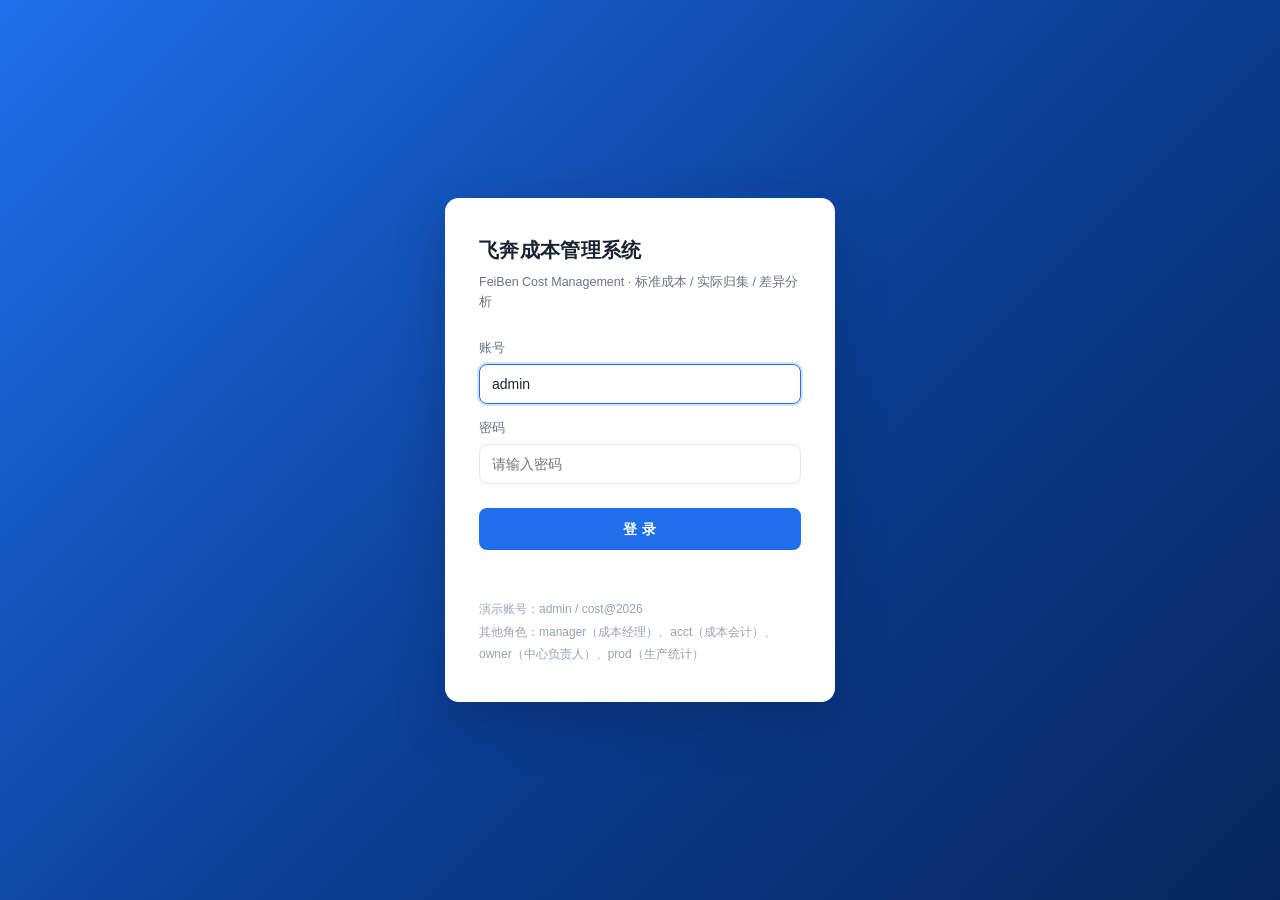
<file: frontend/index.html>
<!DOCTYPE html>
<html lang="zh-CN">
<head>
<meta charset="utf-8">
<meta name="viewport" content="width=device-width,initial-scale=1">
<title>飞奔成本管理系统</title>
<link rel="stylesheet" href="style.css">
</head>
<body>
<div class="layout">
  <aside class="side">
    <div class="logo">飞奔成本管理系统<small>FEIBEN COST v1.0</small></div>
    <nav id="nav"></nav>
  </aside>
  <div class="main">
    <header class="top">
      <h2 id="ptitle">成本驾驶舱</h2>
      <div class="peri">期间
        <select id="period"></select>
        <span id="pstate" class="tag gray">—</span>
      </div>
      <div class="who">
        <span id="who">—</span>
        <button class="out" id="logout">退出</button>
      </div>
    </header>
    <div class="body" id="view"></div>
  </div>
</div>
<div class="mask hide" id="mask"><div class="dlg" id="dlg"></div></div>
<div class="toast" id="toast"></div>
<script src="app.js"></script>
<script src="dashboard.js"></script>
<script src="master.js"></script>
<script src="cost.js"></script>
<script src="alloc.js"></script>
<script src="ana.js"></script>
<script src="sys.js"></script>
<script>App.start();</script>
</body>
</html>
</file>
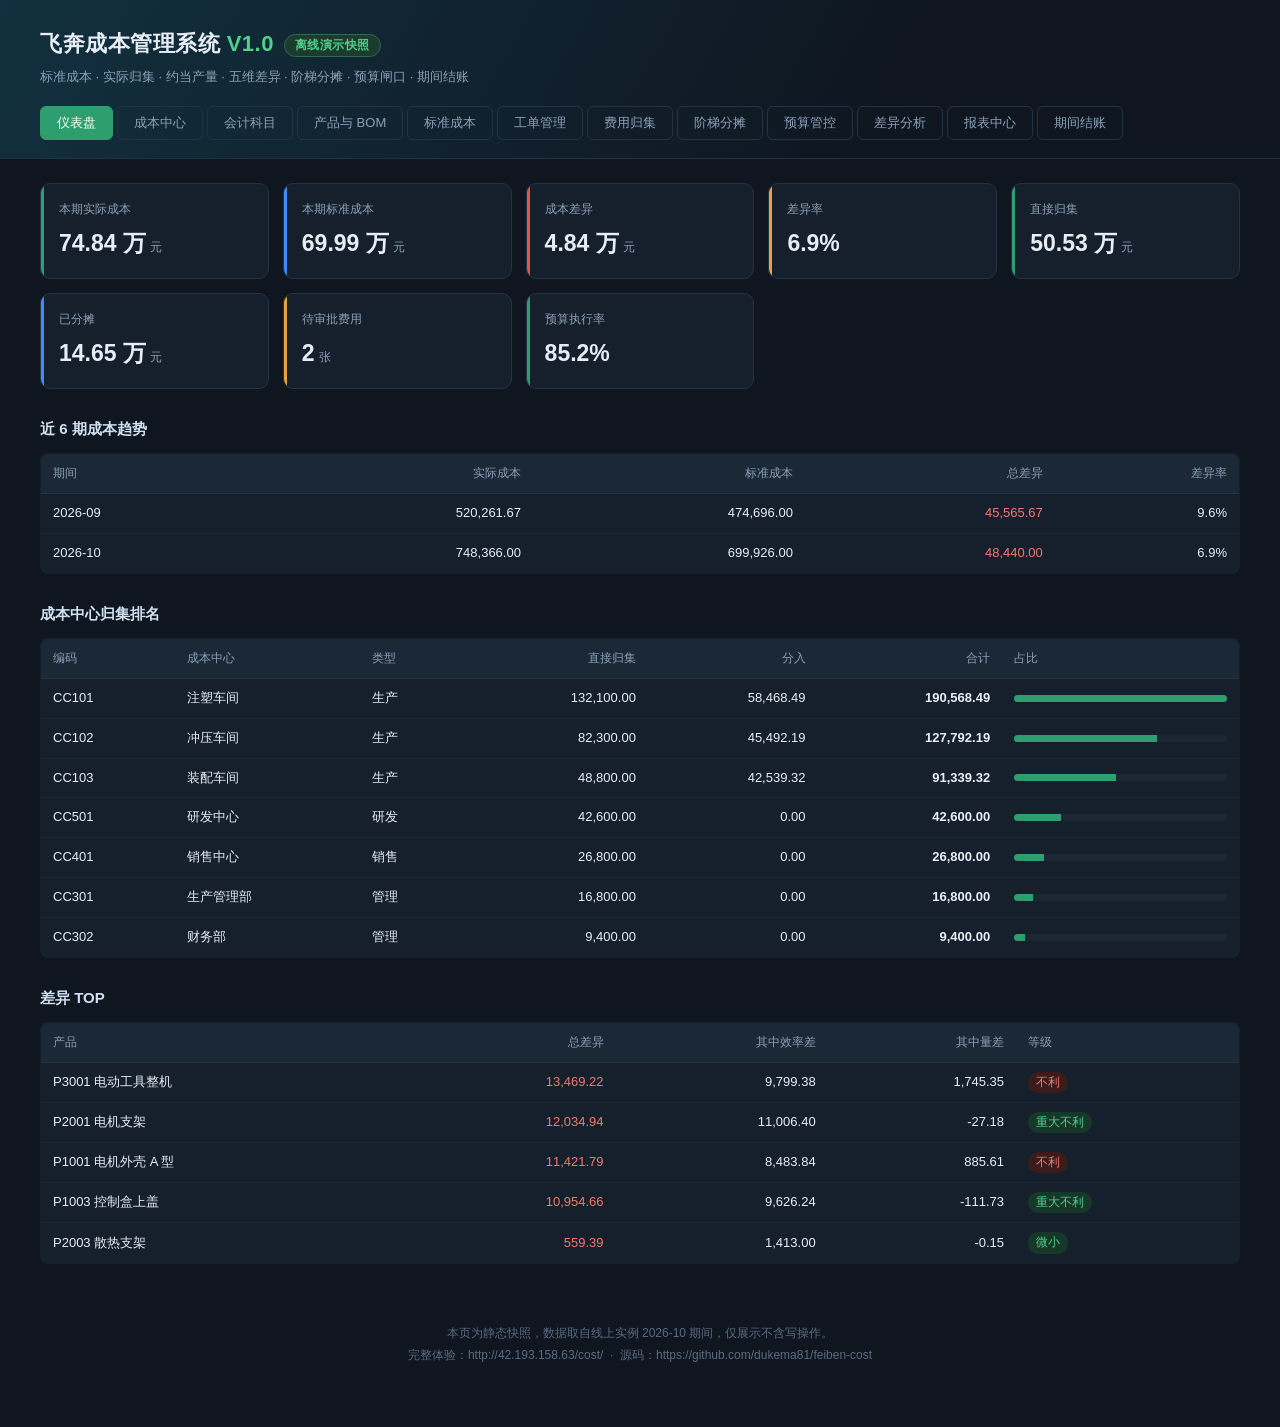
<file: demo/feiben-cost-demo.html>
<!DOCTYPE html>
<html lang="zh-CN">
<head>
<meta charset="UTF-8">
<meta name="viewport" content="width=device-width, initial-scale=1">
<title>飞奔成本管理系统 · 离线演示</title>
<style>
:root{--bg:#0f1620;--panel:#16202c;--line:#243343;--tx:#e6edf5;--sub:#8ba0b8;--acc:#2f9e6e;--warn:#e6a23c;--bad:#e0544b;--blu:#3d8bfd}
*{box-sizing:border-box;margin:0;padding:0}
body{background:var(--bg);color:var(--tx);font:14px/1.6 -apple-system,"PingFang SC","Microsoft YaHei",sans-serif;padding:0 0 60px}
header{background:linear-gradient(120deg,#12303f,#0f1620 70%);padding:26px 40px 0;border-bottom:1px solid var(--line)}
h1{font-size:22px;font-weight:600;letter-spacing:.5px}
h1 span.c{color:#4fd18b}
.sub{color:var(--sub);font-size:13px;margin-top:6px}
.badge{display:inline-block;background:#1d3a2e;color:#4fd18b;border:1px solid #2f6b4d;border-radius:20px;padding:1px 10px;font-size:12px;margin-left:10px;vertical-align:middle}
nav{display:flex;gap:4px;padding:18px 0;flex-wrap:wrap}
nav button{background:transparent;border:1px solid var(--line);color:var(--sub);padding:7px 16px;border-radius:6px;cursor:pointer;font-size:13px}
nav button.on{background:var(--acc);border-color:var(--acc);color:#fff}
main{padding:24px 40px;max-width:1440px}
.grid{display:grid;grid-template-columns:repeat(auto-fill,minmax(196px,1fr));gap:14px}
.card{background:var(--panel);border:1px solid var(--line);border-radius:10px;padding:16px 18px;position:relative;overflow:hidden}
.card::before{content:"";position:absolute;left:0;top:0;bottom:0;width:3px;background:var(--acc)}
.card.w::before{background:var(--warn)}.card.b::before{background:var(--bad)}.card.u::before{background:var(--blu)}
.k{color:var(--sub);font-size:12px}
.v{font-size:23px;font-weight:600;margin-top:6px;font-variant-numeric:tabular-nums}
.v small{font-size:12px;color:var(--sub);margin-left:4px;font-weight:400}
h2{font-size:15px;font-weight:600;margin:28px 0 12px;color:#cfe0f0}
table{width:100%;border-collapse:collapse;background:var(--panel);border:1px solid var(--line);border-radius:8px;overflow:hidden;font-size:13px}
th{background:#1b2836;color:var(--sub);font-weight:500;text-align:left;padding:10px 12px;border-bottom:1px solid var(--line);white-space:nowrap;font-size:12px}
td{padding:9px 12px;border-bottom:1px solid #1c2733;font-variant-numeric:tabular-nums;white-space:nowrap}
tr:last-child td{border-bottom:none}
tbody tr:hover{background:#1a2532}
.r{text-align:right}
.tag{display:inline-block;padding:1px 8px;border-radius:10px;font-size:12px}
.t-ok{background:#173728;color:#4fd18b}.t-w{background:#3a2e16;color:#e6a23c}
.t-b{background:#3a1d1b;color:#f0796f}.t-i{background:#182b42;color:#6aa9f5}
.bar{height:7px;background:#1c2733;border-radius:4px;overflow:hidden;min-width:90px}
.bar i{display:block;height:100%;background:var(--acc)}
.bar i.w{background:var(--warn)}.bar i.b{background:var(--bad)}
.pos{color:#4fd18b}.neg{color:#f0796f}
footer{color:#5a6b80;font-size:12px;padding:34px 40px 0;text-align:center;line-height:1.9}
.note{background:#1a2330;border-left:3px solid var(--blu);padding:12px 16px;border-radius:6px;color:#a8bccf;font-size:13px;margin-bottom:18px}
</style>
</head>
<body>
<header>
  <h1>飞奔成本管理系统 <span class="c">V1.0</span><span class="badge">离线演示快照</span></h1>
  <div class="sub">标准成本 · 实际归集 · 约当产量 · 五维差异 · 阶梯分摊 · 预算闸口 · 期间结账</div>
  <nav id="nav"></nav>
</header>
<main id="main"></main>
<footer>本页为静态快照，数据取自线上实例 2026-10 期间，仅展示不含写操作。<br>完整体验：http://42.193.158.63/cost/ &nbsp;·&nbsp; 源码：https://github.com/dukema81/feiben-cost</footer>
<script>
const D = {"board":{"kpi":{"period":"2026-10","periodStatus":"打开","centers":10,"products":8,"directCost":505300.0,"allocated":146500.0,"allocCheck":0.0,"stdTotal":699926.0,"actTotal":748366.0,"variance":48440.0,"varianceRate":0.0692,"pendingExpenses":2,"openOrders":3,"budget":{"amount":593000.0,"used":505300.0,"rate":0.8521,"level":"正常"}},"trend":[{"period":"2026-05","standard":0.0,"actual":0.0,"direct":0.0},{"period":"2026-06","standard":0.0,"actual":0.0,"direct":0.0},{"period":"2026-07","standard":0.0,"actual":0.0,"direct":0.0},{"period":"2026-08","standard":0.0,"actual":0.0,"direct":0.0},{"period":"2026-09","standard":474696.0,"actual":520261.67,"direct":384800.0},{"period":"2026-10","standard":699926.0,"actual":748366.0,"direct":505300.0}],"category":[{"name":"人工","amount":45000.0},{"name":"制造费用","amount":364700.0},{"name":"期间费用","amount":95600.0}],"centerTop":[{"code":"CC101","name":"注塑车间","amount":132100.0},{"code":"CC201","name":"动力辅助车间","amount":99600.0},{"code":"CC102","name":"冲压车间","amount":82300.0},{"code":"CC103","name":"装配车间","amount":48800.0},{"code":"CC501","name":"研发中心","amount":42600.0},{"code":"CC202","name":"设备维修组","amount":28100.0},{"code":"CC401","name":"销售中心","amount":26800.0},{"code":"CC203","name":"品质检验组","amount":18800.0}],"topVariance":[{"product":"P3001","variance":13469.22,"actTotal":233115.22},{"product":"P2001","variance":12034.94,"actTotal":111574.94},{"product":"P1001","variance":11421.79,"actTotal":267111.79},{"product":"P1003","variance":10954.66,"actTotal":77654.66},{"product":"P2003","variance":559.39,"actTotal":58909.39}]},"centers":{"list":[{"code":"CC201","name":"动力辅助车间","ctype":"辅助","parent":"","leader":"王工","laborRate":0.0,"ohRate":0.0,"allocOrder":1,"driver":"机器工时","driverQty":4200.0,"status":"启用","remark":"","directCost":99600.0,"allocIn":0.0,"allocOut":99600.0,"netCost":0.0,"orderCount":0},{"code":"CC202","name":"设备维修组","ctype":"辅助","parent":"","leader":"李强","laborRate":32.0,"ohRate":6.0,"allocOrder":2,"driver":"人工工时","driverQty":1600.0,"status":"启用","remark":"","directCost":28100.0,"allocIn":0.0,"allocOut":28100.0,"netCost":0.0,"orderCount":0},{"code":"CC203","name":"品质检验组","ctype":"辅助","parent":"","leader":"陈敏","laborRate":30.0,"ohRate":4.0,"allocOrder":3,"driver":"人工工时","driverQty":1200.0,"status":"启用","remark":"","directCost":18800.0,"allocIn":0.0,"allocOut":18800.0,"netCost":0.0,"orderCount":0},{"code":"CC101","name":"注塑车间","ctype":"生产","parent":"","leader":"赵勇","laborRate":38.0,"ohRate":26.0,"allocOrder":5,"driver":"机器工时","driverQty":9600.0,"status":"启用","remark":"","directCost":132100.0,"allocIn":58468.49,"allocOut":0.0,"netCost":190568.49,"orderCount":4},{"code":"CC102","name":"冲压车间","ctype":"生产","parent":"","leader":"孙磊","laborRate":36.0,"ohRate":24.0,"allocOrder":5,"driver":"机器工时","driverQty":7200.0,"status":"启用","remark":"","directCost":82300.0,"allocIn":45492.19,"allocOut":0.0,"netCost":127792.19,"orderCount":3},{"code":"CC103","name":"装配车间","ctype":"生产","parent":"","leader":"周洁","laborRate":34.0,"ohRate":20.0,"allocOrder":5,"driver":"人工工时","driverQty":5200.0,"status":"启用","remark":"","directCost":48800.0,"allocIn":42539.32,"allocOut":0.0,"netCost":91339.32,"orderCount":3},{"code":"CC301","name":"生产管理部","ctype":"管理","parent":"","leader":"吴涛","laborRate":42.0,"ohRate":0.0,"allocOrder":6,"driver":"人数","driverQty":24.0,"status":"启用","remark":"","directCost":16800.0,"allocIn":0.0,"allocOut":0.0,"netCost":16800.0,"orderCount":0},{"code":"CC302","name":"财务部","ctype":"管理","parent":"","leader":"郑霞","laborRate":45.0,"ohRate":0.0,"allocOrder":7,"driver":"人数","driverQty":9.0,"status":"启用","remark":"","directCost":9400.0,"allocIn":0.0,"allocOut":0.0,"netCost":9400.0,"orderCount":0},{"code":"CC401","name":"销售中心","ctype":"销售","parent":"","leader":"冯磊","laborRate":40.0,"ohRate":0.0,"allocOrder":8,"driver":"人数","driverQty":14.0,"status":"启用","remark":"","directCost":26800.0,"allocIn":0.0,"allocOut":0.0,"netCost":26800.0,"orderCount":0},{"code":"CC501","name":"研发中心","ctype":"研发","parent":"","leader":"许工","laborRate":46.0,"ohRate":8.0,"allocOrder":8,"driver":"人工工时","driverQty":2200.0,"status":"启用","remark":"","directCost":42600.0,"allocIn":0.0,"allocOut":0.0,"netCost":42600.0,"orderCount":0}],"period":"2026-10","types":["生产","辅助","管理","销售","研发"],"drivers":["人工工时","机器工时","面积","人数","直接成本","用量"]},"subjects":{"list":[{"code":"S1001","name":"直接材料","category":"材料","gather":"直接","enabled":true,"remark":""},{"code":"S1002","name":"辅助材料","category":"材料","gather":"间接","enabled":true,"remark":""},{"code":"S1003","name":"外购件","category":"材料","gather":"直接","enabled":true,"remark":""},{"code":"S2001","name":"直接人工","category":"人工","gather":"直接","enabled":true,"remark":""},{"code":"S2002","name":"加班工资","category":"人工","gather":"间接","enabled":true,"remark":""},{"code":"S2003","name":"社保公积金","category":"人工","gather":"间接","enabled":true,"remark":""},{"code":"S3001","name":"电费","category":"制造费用","gather":"间接","enabled":true,"remark":""},{"code":"S3002","name":"水费","category":"制造费用","gather":"间接","enabled":true,"remark":""},{"code":"S3003","name":"设备折旧","category":"制造费用","gather":"间接","enabled":true,"remark":""},{"code":"S3004","name":"维修费","category":"制造费用","gather":"间接","enabled":true,"remark":""},{"code":"S3005","name":"低值易耗品","category":"制造费用","gather":"间接","enabled":true,"remark":""},{"code":"S4001","name":"办公费","category":"期间费用","gather":"间接","enabled":true,"remark":""},{"code":"S4002","name":"差旅费","category":"期间费用","gather":"间接","enabled":true,"remark":""},{"code":"S4003","name":"业务招待费","category":"期间费用","gather":"间接","enabled":true,"remark":""},{"code":"S4004","name":"研发材料费","category":"期间费用","gather":"间接","enabled":true,"remark":""}],"categories":["材料","人工","制造费用","期间费用"]},"products":{"list":[{"code":"P1001","name":"电机外壳 A 型","spec":"180×120×90","unit":"件","stdHours":0.35,"center":"CC101","centerName":"注塑车间","listPrice":28.0,"status":"在产","remark":"","bomCount":3,"stdUnitCost":28.41,"stdMat":6.01,"stdLabor":13.3,"stdOh":9.1},{"code":"P1002","name":"齿轮箱盖","spec":"150×150×40","unit":"件","stdHours":0.28,"center":"CC101","centerName":"注塑车间","listPrice":22.0,"status":"在产","remark":"","bomCount":2,"stdUnitCost":22.21,"stdMat":4.29,"stdLabor":10.64,"stdOh":7.28},{"code":"P1003","name":"控制盒上盖","spec":"120×80×30","unit":"件","stdHours":0.31,"center":"CC101","centerName":"注塑车间","listPrice":25.0,"status":"在产","remark":"","bomCount":2,"stdUnitCost":26.68,"stdMat":6.84,"stdLabor":11.78,"stdOh":8.06},{"code":"P2001","name":"电机支架","spec":"1.2mm 冷轧","unit":"件","stdHours":0.22,"center":"CC102","centerName":"冲压车间","listPrice":15.0,"status":"在产","remark":"","bomCount":2,"stdUnitCost":16.59,"stdMat":3.39,"stdLabor":7.92,"stdOh":5.28},{"code":"P2002","name":"电机端盖","spec":"0.8mm 不锈钢","unit":"件","stdHours":0.18,"center":"CC102","centerName":"冲压车间","listPrice":12.0,"status":"在产","remark":"","bomCount":2,"stdUnitCost":22.98,"stdMat":12.18,"stdLabor":6.48,"stdOh":4.32},{"code":"P2003","name":"散热支架","spec":"6063 铝型材","unit":"件","stdHours":0.2,"center":"CC102","centerName":"冲压车间","listPrice":16.5,"status":"在产","remark":"","bomCount":1,"stdUnitCost":19.45,"stdMat":7.45,"stdLabor":7.2,"stdOh":4.8},{"code":"P3001","name":"电动工具整机","spec":"24V 无刷","unit":"台","stdHours":1.2,"center":"CC103","centerName":"装配车间","listPrice":320.0,"status":"在产","remark":"","bomCount":5,"stdUnitCost":156.89,"stdMat":92.09,"stdLabor":40.8,"stdOh":24.0},{"code":"P3002","name":"家用风扇整机","spec":"16 寸","unit":"台","stdHours":0.9,"center":"CC103","centerName":"装配车间","listPrice":210.0,"status":"在产","remark":"","bomCount":4,"stdUnitCost":137.26,"stdMat":88.66,"stdLabor":30.6,"stdOh":18.0}],"period":"2026-10"},"std":{"list":[{"period":"2026-10","product":"P1001","productName":"电机外壳 A 型","unit":"件","version":1,"matCost":6.01,"laborCost":13.3,"ohCost":9.1,"unitCost":28.41,"status":"已发布","calcAt":"2026-10-22 10:39:34"},{"period":"2026-10","product":"P1002","productName":"齿轮箱盖","unit":"件","version":1,"matCost":4.29,"laborCost":10.64,"ohCost":7.28,"unitCost":22.21,"status":"已发布","calcAt":"2026-10-22 10:39:34"},{"period":"2026-10","product":"P1003","productName":"控制盒上盖","unit":"件","version":1,"matCost":6.84,"laborCost":11.78,"ohCost":8.06,"unitCost":26.68,"status":"已发布","calcAt":"2026-10-22 10:39:34"},{"period":"2026-10","product":"P2001","productName":"电机支架","unit":"件","version":1,"matCost":3.39,"laborCost":7.92,"ohCost":5.28,"unitCost":16.59,"status":"已发布","calcAt":"2026-10-22 10:39:34"},{"period":"2026-10","product":"P2002","productName":"电机端盖","unit":"件","version":1,"matCost":12.18,"laborCost":6.48,"ohCost":4.32,"unitCost":22.98,"status":"已发布","calcAt":"2026-10-22 10:39:34"},{"period":"2026-10","product":"P2003","productName":"散热支架","unit":"件","version":1,"matCost":7.45,"laborCost":7.2,"ohCost":4.8,"unitCost":19.45,"status":"已发布","calcAt":"2026-10-22 10:39:34"},{"period":"2026-10","product":"P3001","productName":"电动工具整机","unit":"台","version":1,"matCost":92.09,"laborCost":40.8,"ohCost":24.0,"unitCost":156.89,"status":"已发布","calcAt":"2026-10-22 10:39:34"},{"period":"2026-10","product":"P3002","productName":"家用风扇整机","unit":"台","version":1,"matCost":88.66,"laborCost":30.6,"ohCost":18.0,"unitCost":137.26,"status":"已发布","calcAt":"2026-10-22 10:39:34"}],"period":"2026-10"},"orders":{"list":[{"no":"WO202610-0010","product":"P3001","productName":"电动工具整机","unit":"台","period":"2026-10","center":"CC103","centerName":"装配车间","qtyPlan":600.0,"qtyDone":600.0,"wipQty":0.0,"wipRate":1.0,"status":"已完工","startDate":"2026-10-02","endDate":"2026-10-28","mat":58671.47,"labor":25579.28,"oh":14811.4,"total":99062.15,"unitCost":165.1036,"equivQty":600.0,"finishedCost":99062.15,"wipCost":0.0,"calcAt":"2026-10-22 10:39:34","remark":""},{"no":"WO202610-0009","product":"P3002","productName":"家用风扇整机","unit":"台","period":"2026-10","center":"CC103","centerName":"装配车间","qtyPlan":1200.0,"qtyDone":1100.0,"wipQty":100.0,"wipRate":0.7,"status":"在生产","startDate":"2026-10-02","endDate":"","mat":106893.27,"labor":43780.66,"oh":25089.2,"total":175763.13,"unitCost":150.2249,"equivQty":1170.0,"finishedCost":165247.39,"wipCost":10515.74,"calcAt":"2026-10-22 10:39:34","remark":""},{"no":"WO202610-0008","product":"P3001","productName":"电动工具整机","unit":"台","period":"2026-10","center":"CC103","centerName":"装配车间","qtyPlan":800.0,"qtyDone":800.0,"wipQty":0.0,"wipRate":1.0,"status":"已完工","startDate":"2026-10-02","endDate":"2026-10-28","mat":72706.21,"labor":38928.86,"oh":22418.0,"total":134053.07,"unitCost":167.5663,"equivQty":800.0,"finishedCost":134053.07,"wipCost":0.0,"calcAt":"2026-10-22 10:39:34","remark":""},{"no":"WO202610-0007","product":"P2003","productName":"散热支架","unit":"件","period":"2026-10","center":"CC102","centerName":"冲压车间","qtyPlan":3000.0,"qtyDone":3000.0,"wipQty":0.0,"wipRate":1.0,"status":"已完工","startDate":"2026-10-02","endDate":"2026-10-28","mat":21795.69,"labor":22148.5,"oh":14965.2,"total":58909.39,"unitCost":19.6365,"equivQty":3000.0,"finishedCost":58909.39,"wipCost":0.0,"calcAt":"2026-10-22 10:39:34","remark":""},{"no":"WO202610-0006","product":"P2002","productName":"电机端盖","unit":"件","period":"2026-10","center":"CC102","centerName":"冲压车间","qtyPlan":4000.0,"qtyDone":3500.0,"wipQty":500.0,"wipRate":0.5,"status":"在生产","startDate":"2026-10-02","endDate":"","mat":48790.52,"labor":32027.55,"oh":20437.68,"total":101255.75,"unitCost":27.0015,"equivQty":3750.0,"finishedCost":94505.37,"wipCost":6750.38,"calcAt":"2026-10-22 10:39:34","remark":""},{"no":"WO202610-0005","product":"P2001","productName":"电机支架","unit":"件","period":"2026-10","center":"CC102","centerName":"冲压车间","qtyPlan":6000.0,"qtyDone":6000.0,"wipQty":0.0,"wipRate":1.0,"status":"已完工","startDate":"2026-10-02","endDate":"2026-10-28","mat":20872.41,"labor":54619.97,"oh":36082.56,"total":111574.94,"unitCost":18.5958,"equivQty":6000.0,"finishedCost":111574.94,"wipCost":0.0,"calcAt":"2026-10-22 10:39:34","remark":""},{"no":"WO202610-0004","product":"P1003","productName":"控制盒上盖","unit":"件","period":"2026-10","center":"CC101","centerName":"注塑车间","qtyPlan":2500.0,"qtyDone":2500.0,"wipQty":0.0,"wipRate":1.0,"status":"已完工","startDate":"2026-10-02","endDate":"2026-10-28","mat":17743.61,"labor":35850.39,"oh":24060.66,"total":77654.66,"unitCost":31.0619,"equivQty":2500.0,"finishedCost":77654.66,"wipCost":0.0,"calcAt":"2026-10-22 10:39:34","remark":""},{"no":"WO202610-0003","product":"P1002","productName":"齿轮箱盖","unit":"件","period":"2026-10","center":"CC101","centerName":"注塑车间","qtyPlan":3000.0,"qtyDone":2600.0,"wipQty":400.0,"wipRate":0.6,"status":"在生产","startDate":"2026-10-02","endDate":"","mat":13067.03,"labor":33717.41,"oh":22973.08,"total":69757.52,"unitCost":24.5625,"equivQty":2840.0,"finishedCost":63862.52,"wipCost":5895.0,"calcAt":"2026-10-22 10:39:34","remark":""},{"no":"WO202610-0002","product":"P1001","productName":"电机外壳 A 型","unit":"件","period":"2026-10","center":"CC101","centerName":"注塑车间","qtyPlan":4000.0,"qtyDone":4000.0,"wipQty":0.0,"wipRate":1.0,"status":"已完工","startDate":"2026-10-02","endDate":"2026-10-28","mat":23750.66,"labor":55937.56,"oh":38639.12,"total":118327.34,"unitCost":29.5818,"equivQty":4000.0,"finishedCost":118327.34,"wipCost":0.0,"calcAt":"2026-10-22 10:39:34","remark":""},{"no":"WO202610-0001","product":"P1001","productName":"电机外壳 A 型","unit":"件","period":"2026-10","center":"CC101","centerName":"注塑车间","qtyPlan":5000.0,"qtyDone":5000.0,"wipQty":0.0,"wipRate":1.0,"status":"已完工","startDate":"2026-10-02","endDate":"2026-10-28","mat":31225.42,"labor":70851.59,"oh":46707.44,"total":148784.45,"unitCost":29.7569,"equivQty":5000.0,"finishedCost":148784.45,"wipCost":0.0,"calcAt":"2026-10-22 10:39:34","remark":""}],"states":["草稿","在生产","已完工","已关闭"]},"expenses":{"list":[{"no":"EXP202610-0020","period":"2026-10","center":"CC101","centerName":"注塑车间","subject":"S3004","subjectName":"维修费","category":"制造费用","amount":4200.0,"source":"报销","docRef":"","summary":"注塑机螺杆维修","status":"草稿","applicant":"acct","approver":"","decidedAt":"","createdAt":"2026-10-22 10:39:34"},{"no":"EXP202610-0019","period":"2026-10","center":"CC501","centerName":"研发中心","subject":"S4001","subjectName":"办公费","category":"期间费用","amount":7200.0,"source":"报销","docRef":"","summary":"研发部办公费","status":"草稿","applicant":"acct","approver":"","decidedAt":"","createdAt":"2026-10-22 10:39:34"},{"no":"EXP202610-0018","period":"2026-10","center":"CC501","centerName":"研发中心","subject":"S4004","subjectName":"研发材料费","category":"期间费用","amount":42600.0,"source":"采购","docRef":"","summary":"新品试制材料","status":"已批准","applicant":"acct","approver":"manager","decidedAt":"2026-10-22 10:39:34","createdAt":"2026-10-22 10:39:34"},{"no":"EXP202610-0017","period":"2026-10","center":"CC401","centerName":"销售中心","subject":"S4002","subjectName":"差旅费","category":"期间费用","amount":18500.0,"source":"报销","docRef":"","summary":"销售出差","status":"待审批","applicant":"acct","approver":"","decidedAt":"","createdAt":"2026-10-22 10:39:34"},{"no":"EXP202610-0016","period":"2026-10","center":"CC401","centerName":"销售中心","subject":"S4003","subjectName":"业务招待费","category":"期间费用","amount":26800.0,"source":"报销","docRef":"","summary":"客户招待","status":"已批准","applicant":"acct","approver":"manager","decidedAt":"2026-10-22 10:39:34","createdAt":"2026-10-22 10:39:34"},{"no":"EXP202610-0015","period":"2026-10","center":"CC302","centerName":"财务部","subject":"S4001","subjectName":"办公费","category":"期间费用","amount":9400.0,"source":"报销","docRef":"","summary":"财务部办公费","status":"已批准","applicant":"acct","approver":"manager","decidedAt":"2026-10-22 10:39:34","createdAt":"2026-10-22 10:39:34"},{"no":"EXP202610-0014","period":"2026-10","center":"CC301","centerName":"生产管理部","subject":"S4002","subjectName":"差旅费","category":"期间费用","amount":12600.0,"source":"报销","docRef":"","summary":"车间主任出差","status":"待审批","applicant":"acct","approver":"","decidedAt":"","createdAt":"2026-10-22 10:39:34"},{"no":"EXP202610-0013","period":"2026-10","center":"CC301","centerName":"生产管理部","subject":"S4001","subjectName":"办公费","category":"期间费用","amount":16800.0,"source":"报销","docRef":"","summary":"生产管理部办公费","status":"已批准","applicant":"acct","approver":"manager","decidedAt":"2026-10-22 10:39:34","createdAt":"2026-10-22 10:39:34"},{"no":"EXP202610-0012","period":"2026-10","center":"CC203","centerName":"品质检验组","subject":"S2002","subjectName":"加班工资","category":"人工","amount":8600.0,"source":"工资","docRef":"","summary":"检验加班","status":"已批准","applicant":"acct","approver":"manager","decidedAt":"2026-10-22 10:39:34","createdAt":"2026-10-22 10:39:34"},{"no":"EXP202610-0011","period":"2026-10","center":"CC203","centerName":"品质检验组","subject":"S3005","subjectName":"低值易耗品","category":"制造费用","amount":10200.0,"source":"采购","docRef":"","summary":"检具耗材","status":"已批准","applicant":"acct","approver":"manager","decidedAt":"2026-10-22 10:39:34","createdAt":"2026-10-22 10:39:34"},{"no":"EXP202610-0010","period":"2026-10","center":"CC202","centerName":"设备维修组","subject":"S3005","subjectName":"低值易耗品","category":"制造费用","amount":6800.0,"source":"采购","docRef":"","summary":"维修班工具","status":"已批准","applicant":"acct","approver":"manager","decidedAt":"2026-10-22 10:39:34","createdAt":"2026-10-22 10:39:34"},{"no":"EXP202610-0009","period":"2026-10","center":"CC202","centerName":"设备维修组","subject":"S3004","subjectName":"维修费","category":"制造费用","amount":21300.0,"source":"报销","docRef":"","summary":"空压机大修","status":"已批准","applicant":"acct","approver":"manager","decidedAt":"2026-10-22 10:39:34","createdAt":"2026-10-22 10:39:34"},{"no":"EXP202610-0008","period":"2026-10","center":"CC201","centerName":"动力辅助车间","subject":"S3002","subjectName":"水费","category":"制造费用","amount":18400.0,"source":"采购","docRef":"","summary":"厂区水费 10 月","status":"已批准","applicant":"acct","approver":"manager","decidedAt":"2026-10-22 10:39:34","createdAt":"2026-10-22 10:39:34"},{"no":"EXP202610-0007","period":"2026-10","center":"CC201","centerName":"动力辅助车间","subject":"S3001","subjectName":"电费","category":"制造费用","amount":81200.0,"source":"采购","docRef":"","summary":"厂区总电费 10 月","status":"已批准","applicant":"acct","approver":"manager","decidedAt":"2026-10-22 10:39:34","createdAt":"2026-10-22 10:39:34"},{"no":"EXP202610-0006","period":"2026-10","center":"CC103","centerName":"装配车间","subject":"S3005","subjectName":"低值易耗品","category":"制造费用","amount":12400.0,"source":"采购","docRef":"","summary":"装配线低值易耗","status":"已批准","applicant":"acct","approver":"manager","decidedAt":"2026-10-22 10:39:34","createdAt":"2026-10-22 10:39:34"},{"no":"EXP202610-0005","period":"2026-10","center":"CC103","centerName":"装配车间","subject":"S2002","subjectName":"加班工资","category":"人工","amount":36400.0,"source":"工资","docRef":"","summary":"装配加班工资","status":"已批准","applicant":"acct","approver":"manager","decidedAt":"2026-10-22 10:39:34","createdAt":"2026-10-22 10:39:34"},{"no":"EXP202610-0004","period":"2026-10","center":"CC102","centerName":"冲压车间","subject":"S3003","subjectName":"设备折旧","category":"制造费用","amount":28500.0,"source":"折旧","docRef":"","summary":"冲床折旧 4 台","status":"已批准","applicant":"acct","approver":"manager","decidedAt":"2026-10-22 10:39:34","createdAt":"2026-10-22 10:39:34"},{"no":"EXP202610-0003","period":"2026-10","center":"CC102","centerName":"冲压车间","subject":"S3001","subjectName":"电费","category":"制造费用","amount":53800.0,"source":"采购","docRef":"","summary":"冲压车间 10 月电费","status":"已批准","applicant":"acct","approver":"manager","decidedAt":"2026-10-22 10:39:34","createdAt":"2026-10-22 10:39:34"},{"no":"EXP202610-0002","period":"2026-10","center":"CC101","centerName":"注塑车间","subject":"S3003","subjectName":"设备折旧","category":"制造费用","amount":42000.0,"source":"折旧","docRef":"","summary":"注塑机折旧 6 台","status":"已批准","applicant":"acct","approver":"manager","decidedAt":"2026-10-22 10:39:34","createdAt":"2026-10-22 10:39:34"},{"no":"EXP202610-0001","period":"2026-10","center":"CC101","centerName":"注塑车间","subject":"S3001","subjectName":"电费","category":"制造费用","amount":90100.0,"source":"采购","docRef":"","summary":"注塑车间 10 月电费","status":"已批准","applicant":"acct","approver":"manager","decidedAt":"2026-10-22 10:39:34","createdAt":"2026-10-22 10:39:34"}],"approvedTotal":505300.0,"states":["草稿","待审批","已批准","已驳回"],"sources":["手工","采购","工资","折旧","报销","摊销","转入"]},"budgets":{"list":[{"period":"2026-10","center":"CC101","centerName":"注塑车间","subject":"S3001","subjectName":"电费","category":"制造费用","amount":95000.0,"used":90100.0,"rate":0.9484,"level":"预警","left":4900.0},{"period":"2026-10","center":"CC101","centerName":"注塑车间","subject":"S3003","subjectName":"设备折旧","category":"制造费用","amount":44000.0,"used":42000.0,"rate":0.9545,"level":"预警","left":2000.0},{"period":"2026-10","center":"CC101","centerName":"注塑车间","subject":"S3004","subjectName":"维修费","category":"制造费用","amount":6000.0,"used":0.0,"rate":0.0,"level":"正常","left":6000.0},{"period":"2026-10","center":"CC102","centerName":"冲压车间","subject":"S3001","subjectName":"电费","category":"制造费用","amount":56000.0,"used":53800.0,"rate":0.9607,"level":"预警","left":2200.0},{"period":"2026-10","center":"CC102","centerName":"冲压车间","subject":"S3003","subjectName":"设备折旧","category":"制造费用","amount":30000.0,"used":28500.0,"rate":0.95,"level":"预警","left":1500.0},{"period":"2026-10","center":"CC103","centerName":"装配车间","subject":"S2002","subjectName":"加班工资","category":"人工","amount":40000.0,"used":36400.0,"rate":0.91,"level":"预警","left":3600.0},{"period":"2026-10","center":"CC103","centerName":"装配车间","subject":"S3005","subjectName":"低值易耗品","category":"制造费用","amount":15000.0,"used":12400.0,"rate":0.8267,"level":"正常","left":2600.0},{"period":"2026-10","center":"CC201","centerName":"动力辅助车间","subject":"S3001","subjectName":"电费","category":"制造费用","amount":88000.0,"used":81200.0,"rate":0.9227,"level":"预警","left":6800.0},{"period":"2026-10","center":"CC201","centerName":"动力辅助车间","subject":"S3002","subjectName":"水费","category":"制造费用","amount":20000.0,"used":18400.0,"rate":0.92,"level":"预警","left":1600.0},{"period":"2026-10","center":"CC202","centerName":"设备维修组","subject":"S3004","subjectName":"维修费","category":"制造费用","amount":25000.0,"used":21300.0,"rate":0.852,"level":"正常","left":3700.0},{"period":"2026-10","center":"CC202","centerName":"设备维修组","subject":"S3005","subjectName":"低值易耗品","category":"制造费用","amount":8000.0,"used":6800.0,"rate":0.85,"level":"正常","left":1200.0},{"period":"2026-10","center":"CC203","centerName":"品质检验组","subject":"S2002","subjectName":"加班工资","category":"人工","amount":10000.0,"used":8600.0,"rate":0.86,"level":"正常","left":1400.0},{"period":"2026-10","center":"CC203","centerName":"品质检验组","subject":"S3005","subjectName":"低值易耗品","category":"制造费用","amount":12000.0,"used":10200.0,"rate":0.85,"level":"正常","left":1800.0},{"period":"2026-10","center":"CC301","centerName":"生产管理部","subject":"S4001","subjectName":"办公费","category":"期间费用","amount":18000.0,"used":16800.0,"rate":0.9333,"level":"预警","left":1200.0},{"period":"2026-10","center":"CC301","centerName":"生产管理部","subject":"S4002","subjectName":"差旅费","category":"期间费用","amount":15000.0,"used":0.0,"rate":0.0,"level":"正常","left":15000.0},{"period":"2026-10","center":"CC302","centerName":"财务部","subject":"S4001","subjectName":"办公费","category":"期间费用","amount":10000.0,"used":9400.0,"rate":0.94,"level":"预警","left":600.0},{"period":"2026-10","center":"CC401","centerName":"销售中心","subject":"S4002","subjectName":"差旅费","category":"期间费用","amount":20000.0,"used":0.0,"rate":0.0,"level":"正常","left":20000.0},{"period":"2026-10","center":"CC401","centerName":"销售中心","subject":"S4003","subjectName":"业务招待费","category":"期间费用","amount":28000.0,"used":26800.0,"rate":0.9571,"level":"预警","left":1200.0},{"period":"2026-10","center":"CC501","centerName":"研发中心","subject":"S4001","subjectName":"办公费","category":"期间费用","amount":8000.0,"used":0.0,"rate":0.0,"level":"正常","left":8000.0},{"period":"2026-10","center":"CC501","centerName":"研发中心","subject":"S4004","subjectName":"研发材料费","category":"期间费用","amount":45000.0,"used":42600.0,"rate":0.9467,"level":"预警","left":2400.0}],"period":"2026-10"},"vars":{"list":[{"period":"2026-10","product":"P3001","productName":"电动工具整机","fromWo":"","qty":1400.0,"stdUnitCost":156.89,"actUnitCost":166.5109,"stdTotal":219646.0,"actTotal":233115.22,"totalVar":13469.22,"priceVar":706.33,"qtyVar":1745.35,"rateVar":1218.16,"effVar":9799.38,"expenseVar":0.0,"checkDiff":0.0,"level":"不利","calcAt":"2026-10-22 10:39:34"},{"period":"2026-10","product":"P2001","productName":"电机支架","fromWo":"","qty":6000.0,"stdUnitCost":16.59,"actUnitCost":18.5958,"stdTotal":99540.0,"actTotal":111574.94,"totalVar":12034.94,"priceVar":559.59,"qtyVar":-27.18,"rateVar":496.13,"effVar":11006.4,"expenseVar":0.0,"checkDiff":0.0,"level":"重大不利","calcAt":"2026-10-22 10:39:34"},{"period":"2026-10","product":"P1001","productName":"电机外壳 A 型","fromWo":"","qty":9000.0,"stdUnitCost":28.41,"actUnitCost":29.6791,"stdTotal":255690.0,"actTotal":267111.79,"totalVar":11421.79,"priceVar":0.47,"qtyVar":885.61,"rateVar":2051.87,"effVar":8483.84,"expenseVar":0.0,"checkDiff":0.0,"level":"不利","calcAt":"2026-10-22 10:39:34"},{"period":"2026-10","product":"P1003","productName":"控制盒上盖","fromWo":"","qty":2500.0,"stdUnitCost":26.68,"actUnitCost":31.0619,"stdTotal":66700.0,"actTotal":77654.66,"totalVar":10954.66,"priceVar":755.34,"qtyVar":-111.73,"rateVar":684.81,"effVar":9626.24,"expenseVar":0.0,"checkDiff":0.0,"level":"重大不利","calcAt":"2026-10-22 10:39:34"},{"period":"2026-10","product":"P2003","productName":"散热支架","fromWo":"","qty":3000.0,"stdUnitCost":19.45,"actUnitCost":19.6365,"stdTotal":58350.0,"actTotal":58909.39,"totalVar":559.39,"priceVar":-554.16,"qtyVar":-0.15,"rateVar":-299.3,"effVar":1413.0,"expenseVar":0.0,"checkDiff":0.0,"level":"微小","calcAt":"2026-10-22 10:39:34"}]},"alloc":{"list":[{"no":"AL202610-0001","period":"2026-10","method":"阶梯法","baseTotal":146500.0,"allocatedTotal":146500.0,"checkDiff":0.0,"status":"已完成","operator":"system","createdAt":"2026-10-22 10:39:34"}]},"rules":{"list":[{"id":1,"from":"CC201","fromName":"动力辅助车间","to":"CC101","toName":"注塑车间","driver":"机器工时","weight":96.0,"enabled":true,"fromOrder":1,"toOrder":5},{"id":2,"from":"CC201","fromName":"动力辅助车间","to":"CC102","toName":"冲压车间","driver":"机器工时","weight":72.0,"enabled":true,"fromOrder":1,"toOrder":5},{"id":3,"from":"CC201","fromName":"动力辅助车间","to":"CC103","toName":"装配车间","driver":"人工工时","weight":52.0,"enabled":true,"fromOrder":1,"toOrder":5},{"id":4,"from":"CC202","fromName":"设备维修组","to":"CC101","toName":"注塑车间","driver":"人工工时","weight":40.0,"enabled":true,"fromOrder":2,"toOrder":5},{"id":5,"from":"CC202","fromName":"设备维修组","to":"CC102","toName":"冲压车间","driver":"人工工时","weight":35.0,"enabled":true,"fromOrder":2,"toOrder":5},{"id":6,"from":"CC202","fromName":"设备维修组","to":"CC103","toName":"装配车间","driver":"人工工时","weight":45.0,"enabled":true,"fromOrder":2,"toOrder":5},{"id":7,"from":"CC203","fromName":"品质检验组","to":"CC101","toName":"注塑车间","driver":"人工工时","weight":30.0,"enabled":true,"fromOrder":3,"toOrder":5},{"id":8,"from":"CC203","fromName":"品质检验组","to":"CC102","toName":"冲压车间","driver":"人工工时","weight":25.0,"enabled":true,"fromOrder":3,"toOrder":5},{"id":9,"from":"CC203","fromName":"品质检验组","to":"CC103","toName":"装配车间","driver":"人工工时","weight":45.0,"enabled":true,"fromOrder":3,"toOrder":5}],"drivers":["人工工时","机器工时","面积","人数","直接成本","用量"]},"rep_center":{"period":"2026-10","list":[{"code":"CC201","name":"动力辅助车间","ctype":"辅助","direct":99600.0,"allocIn":0.0,"allocOut":99600.0,"total":0.0,"budget":108000.0,"rate":0.0,"orderCount":0},{"code":"CC202","name":"设备维修组","ctype":"辅助","direct":28100.0,"allocIn":0.0,"allocOut":28100.0,"total":0.0,"budget":33000.0,"rate":0.0,"orderCount":0},{"code":"CC203","name":"品质检验组","ctype":"辅助","direct":18800.0,"allocIn":0.0,"allocOut":18800.0,"total":0.0,"budget":22000.0,"rate":0.0,"orderCount":0},{"code":"CC101","name":"注塑车间","ctype":"生产","direct":132100.0,"allocIn":58468.49,"allocOut":0.0,"total":190568.49,"budget":145000.0,"rate":1.3143,"orderCount":4},{"code":"CC102","name":"冲压车间","ctype":"生产","direct":82300.0,"allocIn":45492.19,"allocOut":0.0,"total":127792.19,"budget":86000.0,"rate":1.486,"orderCount":3},{"code":"CC103","name":"装配车间","ctype":"生产","direct":48800.0,"allocIn":42539.32,"allocOut":0.0,"total":91339.32,"budget":55000.0,"rate":1.6607,"orderCount":3},{"code":"CC301","name":"生产管理部","ctype":"管理","direct":16800.0,"allocIn":0.0,"allocOut":0.0,"total":16800.0,"budget":33000.0,"rate":0.5091,"orderCount":0},{"code":"CC302","name":"财务部","ctype":"管理","direct":9400.0,"allocIn":0.0,"allocOut":0.0,"total":9400.0,"budget":10000.0,"rate":0.94,"orderCount":0},{"code":"CC401","name":"销售中心","ctype":"销售","direct":26800.0,"allocIn":0.0,"allocOut":0.0,"total":26800.0,"budget":48000.0,"rate":0.5583,"orderCount":0},{"code":"CC501","name":"研发中心","ctype":"研发","direct":42600.0,"allocIn":0.0,"allocOut":0.0,"total":42600.0,"budget":53000.0,"rate":0.8038,"orderCount":0}],"total":{"direct":505300.0,"allocIn":146500.0,"allocOut":146500.0,"net":505300.0}},"rep_prod":{"period":"2026-10","list":[{"product":"P1001","productName":"电机外壳 A 型","unit":"件","qty":9000.0,"stdUnit":28.41,"actUnit":29.6791,"stdTotal":255690.0,"actTotal":267111.79,"var":11421.79,"varRate":0.0447,"level":"不利","listPrice":28.0,"grossProfit":-1.68,"grossRate":-0.06},{"product":"P1003","productName":"控制盒上盖","unit":"件","qty":2500.0,"stdUnit":26.68,"actUnit":31.0619,"stdTotal":66700.0,"actTotal":77654.66,"var":10954.66,"varRate":0.1642,"level":"重大不利","listPrice":25.0,"grossProfit":-6.06,"grossRate":-0.2425},{"product":"P2001","productName":"电机支架","unit":"件","qty":6000.0,"stdUnit":16.59,"actUnit":18.5958,"stdTotal":99540.0,"actTotal":111574.94,"var":12034.94,"varRate":0.1209,"level":"重大不利","listPrice":15.0,"grossProfit":-3.6,"grossRate":-0.2397},{"product":"P2003","productName":"散热支架","unit":"件","qty":3000.0,"stdUnit":19.45,"actUnit":19.6365,"stdTotal":58350.0,"actTotal":58909.39,"var":559.39,"varRate":0.0096,"level":"微小","listPrice":16.5,"grossProfit":-3.14,"grossRate":-0.1901},{"product":"P3001","productName":"电动工具整机","unit":"台","qty":1400.0,"stdUnit":156.89,"actUnit":166.5109,"stdTotal":219646.0,"actTotal":233115.22,"var":13469.22,"varRate":0.0613,"level":"不利","listPrice":320.0,"grossProfit":153.49,"grossRate":0.4797}],"total":{"std":699926.0,"act":748366.0,"var":48440.0}},"rep_top":{"period":"2026-10","list":[{"product":"P3001","productName":"电动工具整机","totalVar":13469.22,"priceVar":706.33,"qtyVar":1745.35,"rateVar":1218.16,"effVar":9799.38,"expenseVar":0.0,"level":"不利"},{"product":"P2001","productName":"电机支架","totalVar":12034.94,"priceVar":559.59,"qtyVar":-27.18,"rateVar":496.13,"effVar":11006.4,"expenseVar":0.0,"level":"重大不利"},{"product":"P1001","productName":"电机外壳 A 型","totalVar":11421.79,"priceVar":0.47,"qtyVar":885.61,"rateVar":2051.87,"effVar":8483.84,"expenseVar":0.0,"level":"不利"},{"product":"P1003","productName":"控制盒上盖","totalVar":10954.66,"priceVar":755.34,"qtyVar":-111.73,"rateVar":684.81,"effVar":9626.24,"expenseVar":0.0,"level":"重大不利"},{"product":"P2003","productName":"散热支架","totalVar":559.39,"priceVar":-554.16,"qtyVar":-0.15,"rateVar":-299.3,"effVar":1413.0,"expenseVar":0.0,"level":"微小"}]},"rep_trend":{"list":[{"period":"2026-05","standard":0.0,"actual":0.0,"direct":0.0,"qty":0.0,"variance":0.0,"varRate":0.0},{"period":"2026-06","standard":0.0,"actual":0.0,"direct":0.0,"qty":0.0,"variance":0.0,"varRate":0.0},{"period":"2026-07","standard":0.0,"actual":0.0,"direct":0.0,"qty":0.0,"variance":0.0,"varRate":0.0},{"period":"2026-08","standard":0.0,"actual":0.0,"direct":0.0,"qty":0.0,"variance":0.0,"varRate":0.0},{"period":"2026-09","standard":474696.0,"actual":520261.67,"direct":384800.0,"qty":12000.0,"variance":45565.67,"varRate":0.096},{"period":"2026-10","standard":699926.0,"actual":748366.0,"direct":505300.0,"qty":21900.0,"variance":48440.0,"varRate":0.0692}],"period":"2026-10"},"periods":{"list":[{"period":"2026-10","status":"打开","closedAt":"","closedBy":"","expenseCount":20,"pendingExpenses":2,"orderCount":10,"openOrders":3,"allocDone":true,"expenseTotal":505300.0},{"period":"2026-09","status":"打开","closedAt":"","closedBy":"","expenseCount":10,"pendingExpenses":0,"orderCount":4,"openOrders":0,"allocDone":false,"expenseTotal":384800.0}]}};
const $ = s => document.querySelector(s);
const money = v => (v==null||v==='')?'—':Number(v).toLocaleString('zh-CN',{minimumFractionDigits:2,maximumFractionDigits:2});
const wan = v => (v==null)?'—':(Math.abs(v)>=10000?(v/10000).toFixed(2)+' 万':money(v));
const num = v => (v==null)?'—':Number(v).toLocaleString('zh-CN',{maximumFractionDigits:2});
const pct = v => (v==null)?'—':(Number(v)*100).toFixed(1)+'%';
const sgn = v => (v>0?'neg':(v<0?'pos':''));
const L = k => (D[k] && Array.isArray(D[k].list)) ? D[k].list : [];
function tbl(cols, rows, empty){
  if(!rows || !rows.length) return '<div class="note">'+(empty||'暂无数据')+'</div>';
  let h = '<table><thead><tr>' + cols.map(c=>'<th class="'+(c.r?'r':'')+'">'+c.t+'</th>').join('') + '</tr></thead><tbody>';
  h += rows.map(r=>'<tr>'+cols.map(c=>'<td class="'+(c.r?'r':'')+'">'+(c.f?c.f(r):(r[c.k]??'—'))+'</td>').join('')+'</tr>').join('');
  return h + '</tbody></table>';
}
const PAGES = [];
const page = o => PAGES.push(o);

page({id:'dash', t:'仪表盘', render(){
  const b = D.board && D.board.kpi ? D.board.kpi : {};
  const bg = b.budget || {};
  const p = D.board && D.board.period ? D.board.period : {};
  const kpi = [
    ['本期实际成本', wan(b.actTotal), '元', ''],
    ['本期标准成本', wan(b.stdTotal), '元', 'u'],
    ['成本差异', wan(b.variance), '元', (b.variance||0)>0?'b':''],
    ['差异率', b.varianceRate!=null?pct(b.varianceRate):'—', '', (b.varianceRate||0)>0.05?'w':''],
    ['直接归集', wan(b.directCost), '元', ''],
    ['已分摊', wan(b.allocated), '元', 'u'],
    ['待审批费用', num(b.pendingExpenses), '张', (b.pendingExpenses||0)>0?'w':''],
    ['预算执行率', bg.rate!=null?pct(bg.rate):'—', '', (bg.rate||0)>1?'b':''],
  ];
  let h = '<div class="grid">' + kpi.map(k=>'<div class="card '+k[3]+'"><div class="k">'+k[0]+'</div><div class="v">'+(k[1]??'—')+'<small>'+k[2]+'</small></div></div>').join('') + '</div>';

  if(p.period){
    h += '<h2>期间状态 · '+p.period+'</h2>';
    h += '<div class="grid">'
      + '<div class="card"><div class="k">成本中心</div><div class="v">'+num(p.centers)+'</div></div>'
      + '<div class="card u"><div class="k">产品</div><div class="v">'+num(p.products)+'</div></div>'
      + '<div class="card '+(p.openOrders>0?'w':'')+'"><div class="k">在制工单</div><div class="v">'+num(p.openOrders)+'</div></div>'
      + '<div class="card"><div class="k">分摊守恒校验</div><div class="v" style="color:#4fd18b">'+money(b.allocCheck)+'</div></div>'
      + '</div>';
  }

  const trend = L('rep_trend').filter(x=>x.actual>0);
  if(trend.length){
    h += '<h2>近 6 期成本趋势</h2>' + tbl([
      {t:'期间',k:'period'},
      {t:'实际成本',r:1,f:r=>money(r.actual)},
      {t:'标准成本',r:1,f:r=>money(r.standard)},
      {t:'总差异',r:1,f:r=>'<span class="'+sgn(r.variance)+'">'+money(r.variance)+'</span>'},
      {t:'差异率',r:1,f:r=>pct(r.varRate)}
    ], trend);
  }

  const cs = L('rep_center').filter(x=>x.total>0).sort((a,b)=>b.total-a.total);
  if(cs.length){
    const mx = Math.max(...cs.map(x=>x.total),1);
    h += '<h2>成本中心归集排名</h2>' + tbl([
      {t:'编码',k:'code'},{t:'成本中心',k:'name'},{t:'类型',k:'ctype'},
      {t:'直接归集',r:1,f:r=>money(r.direct)},
      {t:'分入',r:1,f:r=>money(r.allocIn)},
      {t:'合计',r:1,f:r=>'<b>'+money(r.total)+'</b>'},
      {t:'占比',f:r=>'<div class="bar"><i style="width:'+Math.max(2,Math.round(r.total/mx*100))+'%"></i></div>'}
    ], cs.slice(0,8));
  }

  const vt = L('rep_top');
  if(vt.length){
    h += '<h2>差异 TOP</h2>' + tbl([
      {t:'产品',f:r=>(r.product||'')+' '+(r.productName||'')},
      {t:'总差异',r:1,f:r=>'<span class="'+sgn(r.totalVar)+'">'+money(r.totalVar)+'</span>'},
      {t:'其中效率差',r:1,f:r=>money(r.effVar)},
      {t:'其中量差',r:1,f:r=>money(r.qtyVar)},
      {t:'等级',f:r=>{const l=r.level||'';return '<span class="tag '+(l==='不利'?'t-b':'t-ok')+'">'+(l||'正常')+'</span>';}}
    ], vt.slice(0,5));
  }
  return h;
}});

page({id:'center', t:'成本中心', render(){
  return tbl([
    {t:'编码',k:'code'},{t:'名称',k:'name'},
    {t:'类型',f:r=>{const m={'辅助':'t-i','生产':'t-ok','管理':'t-w','销售':'t-w','研发':'t-i'};return '<span class="tag '+(m[r.ctype]||'t-i')+'">'+(r.ctype||'—')+'</span>';}},
    {t:'分摊顺序',r:1,k:'allocOrder'},
    {t:'分配标准',k:'driver'},
    {t:'作业量',r:1,f:r=>num(r.driverQty)},
    {t:'直接归集',r:1,f:r=>money(r.directCost)},
    {t:'负责人',k:'leader'},
    {t:'状态',f:r=>'<span class="tag '+(r.status==='启用'?'t-ok':'t-b')+'">'+(r.status||'—')+'</span>'}
  ], L('centers'));
}});

page({id:'subject', t:'会计科目', render(){
  return tbl([
    {t:'编码',k:'code'},{t:'名称',k:'name'},{t:'类别',k:'category'},
    {t:'归集方式',k:'gather'},
    {t:'启用',f:r=>r.enabled?'<span class="tag t-ok">启用</span>':'<span class="tag t-b">停用</span>'}
  ], L('subjects'));
}});

page({id:'product', t:'产品与 BOM', render(){
  const ps = L('products');
  let h = tbl([
    {t:'编码',k:'code'},{t:'名称',k:'name'},{t:'规格',k:'spec'},{t:'单位',k:'unit'},
    {t:'标准工时',r:1,f:r=>num(r.stdHours)},
    {t:'生产中心',f:r=>(r.center||'')+' '+(r.centerName||'')},
    {t:'BOM 行数',r:1,k:'bomCount'},
    {t:'单位标准成本',r:1,f:r=>'<b>'+money(r.stdUnitCost)+'</b>'},
    {t:'标准材料',r:1,f:r=>money(r.stdMat)},
    {t:'标准人工',r:1,f:r=>money(r.stdLabor)},
    {t:'标准制费',r:1,f:r=>money(r.stdOh)}
  ], ps);
  h += '<div class="note">标准成本卡口径：材料 = Σ 单位用量 ×（1 + 损耗率）× 标准单价；人工 / 制造费用 = 标准工时 × 中心费率。</div>';
  return h;
}});

page({id:'std', t:'标准成本', render(){
  return tbl([
    {t:'期间',k:'period'},
    {t:'产品',f:r=>(r.product||'')+' '+(r.productName||'')},
    {t:'单位',k:'unit'},{t:'版本',r:1,k:'version'},
    {t:'材料',r:1,f:r=>money(r.matCost)},
    {t:'人工',r:1,f:r=>money(r.laborCost)},
    {t:'制造费用',r:1,f:r=>money(r.ohCost)},
    {t:'单位标准成本',r:1,f:r=>'<b>'+money(r.unitCost)+'</b>'},
    {t:'状态',f:r=>'<span class="tag t-ok">'+(r.status||'—')+'</span>'}
  ], L('std'));
}});

page({id:'wo', t:'工单管理', render(){
  return tbl([
    {t:'工单号',k:'no'},
    {t:'产品',f:r=>(r.product||'')+' '+(r.productName||'')},
    {t:'生产中心',f:r=>(r.center||'')+' '+(r.centerName||'')},
    {t:'计划',r:1,f:r=>num(r.qtyPlan)},
    {t:'完工',r:1,f:r=>num(r.qtyDone)},
    {t:'在制',r:1,f:r=>num(r.wipQty)},
    {t:'完工进度',r:1,f:r=>pct(r.wipRate)},
    {t:'实际总成本',r:1,f:r=>money(r.actTotal)},
    {t:'状态',f:r=>{const m={'已完工':'t-ok','在制':'t-i','已下达':'t-w','已关闭':'t-b'};return '<span class="tag '+(m[r.status]||'t-i')+'">'+(r.status||'—')+'</span>';}}
  ], L('orders'));
}});

page({id:'exp', t:'费用归集', render(){
  const rows = L('expenses');
  const ok = rows.filter(r=>r.status==='已批准');
  let h = '<div class="grid">'
    + '<div class="card"><div class="k">费用单数</div><div class="v">'+rows.length+'<small>张</small></div></div>'
    + '<div class="card u"><div class="k">已批准金额</div><div class="v">'+wan(ok.reduce((a,r)=>a+Number(r.amount||0),0))+'<small>元</small></div></div>'
    + '<div class="card w"><div class="k">待审批</div><div class="v">'+rows.filter(r=>r.status==='待审批').length+'<small>张</small></div></div>'
    + '<div class="card"><div class="k">已驳回</div><div class="v">'+rows.filter(r=>r.status==='已驳回').length+'<small>张</small></div></div>'
    + '</div>';
  h += tbl([
    {t:'单号',k:'no'},
    {t:'成本中心',f:r=>(r.center||'')+' '+(r.centerName||'')},
    {t:'科目',f:r=>(r.subject||'')+' '+(r.subjectName||'')},
    {t:'类别',k:'category'},
    {t:'摘要',k:'summary'},
    {t:'金额',r:1,f:r=>money(r.amount)},
    {t:'申请人',k:'applicant'},
    {t:'状态',f:r=>{const m={'已批准':'t-ok','待审批':'t-w','已驳回':'t-b','草稿':'t-i'};return '<span class="tag '+(m[r.status]||'t-i')+'">'+(r.status||'—')+'</span>';}}
  ], rows);
  return h;
}});

page({id:'alloc', t:'阶梯分摊', render(){
  const runs = L('alloc');
  let h = tbl([
    {t:'批次号',k:'no'},{t:'期间',k:'period'},{t:'方法',k:'method'},
    {t:'归集基数',r:1,f:r=>money(r.baseTotal)},
    {t:'已分摊',r:1,f:r=>money(r.allocatedTotal)},
    {t:'差额校验',r:1,f:r=>'<span class="'+(Math.abs(r.checkDiff||0)<0.01?'pos':'neg')+'">'+money(r.checkDiff)+'</span>'},
    {t:'状态',f:r=>'<span class="tag '+(Math.abs(r.checkDiff||0)<0.01?'t-ok':'t-b')+'">'+(Math.abs(r.checkDiff||0)<0.01?'守恒':'不平')+'</span>'},
    {t:'执行人',k:'operator'}
  ], runs);

  const cs = L('centers').filter(c=>c.allocOut>0);
  if(cs.length){
    h += '<h2>摊出明细（按分摊顺序）</h2>' + tbl([
      {t:'顺序',r:1,k:'allocOrder'},
      {t:'成本中心',f:r=>(r.code||'')+' '+(r.name||'')},
      {t:'类型',k:'ctype'},
      {t:'分配标准',k:'driver'},
      {t:'分入',r:1,f:r=>money(r.allocIn)},
      {t:'摊出',r:1,f:r=>money(r.allocOut)},
      {t:'留存',r:1,f:r=>money(r.total)}
    ], cs);
  }

  h += '<h2>分摊规则</h2>' + tbl([
    {t:'分摊方',f:r=>(r.from||'')+' '+(r.fromName||'')},
    {t:'顺序',r:1,k:'fromOrder'},
    {t:'接收方',f:r=>(r.to||'')+' '+(r.toName||'')},
    {t:'接收顺序',r:1,k:'toOrder'},
    {t:'分配标准',k:'driver'},
    {t:'权重',r:1,f:r=>num(r.weight)},
    {t:'启用',f:r=>r.enabled?'<span class="tag t-ok">是</span>':'<span class="tag t-b">否</span>'}
  ], L('rules'));

  h += '<div class="note">阶梯（顺序）分摊法：辅助中心按顺序把「自身归集 + 上游分入」全额摊出，<b>禁止回分</b>（只能分给顺序更大的中心），末位中心吸收取整尾差，保证 baseTotal = allocatedTotal 分毫不差。</div>';
  return h;
}});

page({id:'budget', t:'预算管控', render(){
  return tbl([
    {t:'期间',k:'period'},
    {t:'成本中心',f:r=>(r.center||'')+' '+(r.centerName||'')},
    {t:'科目',f:r=>(r.subject||'')+' '+(r.subjectName||'')},
    {t:'预算额',r:1,f:r=>money(r.amount)},
    {t:'已用',r:1,f:r=>money(r.used)},
    {t:'剩余',r:1,f:r=>money(r.left)},
    {t:'执行率',r:1,f:r=>pct(r.rate)},
    {t:'进度',f:r=>{const v=Math.min((r.rate||0)*100,100);const c=(r.rate||0)>1?'b':((r.rate||0)>=0.9?'w':'');return '<div class="bar"><i class="'+c+'" style="width:'+v+'%"></i></div>';}},
    {t:'状态',f:r=>{const v=r.rate||0;const t=v>1.1?['超支阻断','t-b']:(v>1?['超支','t-b']:(v>=0.9?['预警','t-w']:['正常','t-ok']));return '<span class="tag '+t[1]+'">'+t[0]+'</span>';}}
  ], L('budgets'));
}});

page({id:'var', t:'差异分析', render(){
  const rows = L('vars');
  let h = tbl([
    {t:'产品',f:r=>(r.product||'')+' '+(r.productName||'')},
    {t:'产量',r:1,f:r=>num(r.qty)},
    {t:'标准成本',r:1,f:r=>money(r.stdTotal)},
    {t:'实际成本',r:1,f:r=>money(r.actTotal)},
    {t:'价差',r:1,f:r=>'<span class="'+sgn(r.priceVar)+'">'+money(r.priceVar)+'</span>'},
    {t:'量差',r:1,f:r=>'<span class="'+sgn(r.qtyVar)+'">'+money(r.qtyVar)+'</span>'},
    {t:'工资率差',r:1,f:r=>'<span class="'+sgn(r.rateVar)+'">'+money(r.rateVar)+'</span>'},
    {t:'效率差',r:1,f:r=>'<span class="'+sgn(r.effVar)+'">'+money(r.effVar)+'</span>'},
    {t:'耗费差',r:1,f:r=>'<span class="'+sgn(r.expenseVar)+'">'+money(r.expenseVar)+'</span>'},
    {t:'总差异',r:1,f:r=>'<b class="'+sgn(r.totalVar)+'">'+money(r.totalVar)+'</b>'},
    {t:'校验',r:1,f:r=>Math.abs(r.checkDiff||0)<0.01?'<span class="tag t-ok">闭合</span>':'<span class="tag t-b">'+money(r.checkDiff)+'</span>'},
    {t:'等级',f:r=>{const l=r.level||'';return '<span class="tag '+(l==='不利'?'t-b':'t-ok')+'">'+(l||'正常')+'</span>';}}
  ], rows);
  h += '<div class="note">五维差异（预定分配率法）：价差 =（实价 − 标价）× 实量；量差 =（实量 − 标量）× 标价；工资率差 =（实率 − 标率）× 实工时；效率差 =（实工时 − 标工时）× 标率；耗费差 = 实制费 − 实工时 × 标准分配率。<b>五项之和 = 实际 − 标准</b>，校验列全部为「闭合」。</div>';
  return h;
}});

page({id:'report', t:'报表中心', render(){
  let h = '<h2>成本中心汇总</h2>' + tbl([
    {t:'编码',k:'code'},{t:'成本中心',k:'name'},{t:'类型',k:'ctype'},
    {t:'直接归集',r:1,f:r=>money(r.direct)},
    {t:'分入',r:1,f:r=>money(r.allocIn)},
    {t:'摊出',r:1,f:r=>money(r.allocOut)},
    {t:'留存成本',r:1,f:r=>'<b>'+money(r.total)+'</b>'},
    {t:'预算',r:1,f:r=>money(r.budget)},
    {t:'执行率',r:1,f:r=>pct(r.rate)}
  ], L('rep_center'));

  h += '<h2>产品成本卡</h2>' + tbl([
    {t:'产品',f:r=>(r.product||'')+' '+(r.productName||'')},
    {t:'产量',r:1,f:r=>num(r.qty)},
    {t:'单位标准',r:1,f:r=>money(r.stdUnit)},
    {t:'单位实际',r:1,f:r=>money(r.actUnit)},
    {t:'标准总成本',r:1,f:r=>money(r.stdTotal)},
    {t:'实际总成本',r:1,f:r=>money(r.actTotal)},
    {t:'差异',r:1,f:r=>'<span class="'+sgn(r.var)+'">'+money(r.var)+'</span>'},
    {t:'差异率',r:1,f:r=>pct(r.varRate)},
    {t:'等级',f:r=>'<span class="tag '+(r.level==='不利'?'t-b':'t-ok')+'">'+(r.level||'正常')+'</span>'}
  ], L('rep_prod'));
  return h;
}});

page({id:'period', t:'期间结账', render(){
  let h = tbl([
    {t:'期间',k:'period'},
    {t:'状态',f:r=>r.status==='已结账'?'<span class="tag t-b">已结账</span>':'<span class="tag t-ok">打开</span>'},
    {t:'费用单',r:1,k:'expenseCount'},
    {t:'待审批',r:1,f:r=>r.pendingExpenses>0?'<span class="tag t-w">'+r.pendingExpenses+'</span>':r.pendingExpenses},
    {t:'工单',r:1,k:'orderCount'},
    {t:'在制',r:1,f:r=>r.openOrders>0?'<span class="tag t-w">'+r.openOrders+'</span>':r.openOrders},
    {t:'已分摊',f:r=>r.allocDone?'<span class="tag t-ok">是</span>':'<span class="tag t-b">否</span>'},
    {t:'费用合计',r:1,f:r=>money(r.expenseTotal)},
    {t:'结账时间',f:r=>r.closedAt||'—'}
  ], L('periods'));
  h += '<div class="note">结账三闸口：无待审批费用单、无未完工工单、已执行本期分摊。三者全部满足才允许结账；结账后一切写入返回 409，需反结账才能修改。</div>';
  return h;
}});

let cur = PAGES[0].id;
function go(id){
  cur = id;
  document.querySelectorAll('nav button').forEach(b=>b.classList.toggle('on', b.dataset.id===id));
  const p = PAGES.find(x=>x.id===id);
  $('#main').innerHTML = p.render();
  window.scrollTo(0,0);
}
$('#nav').innerHTML = PAGES.map(p=>'<button data-id="'+p.id+'" onclick="go(\''+p.id+'\')">'+p.t+'</button>').join('');
go(cur);
</script>
</body>
</html>
</file>
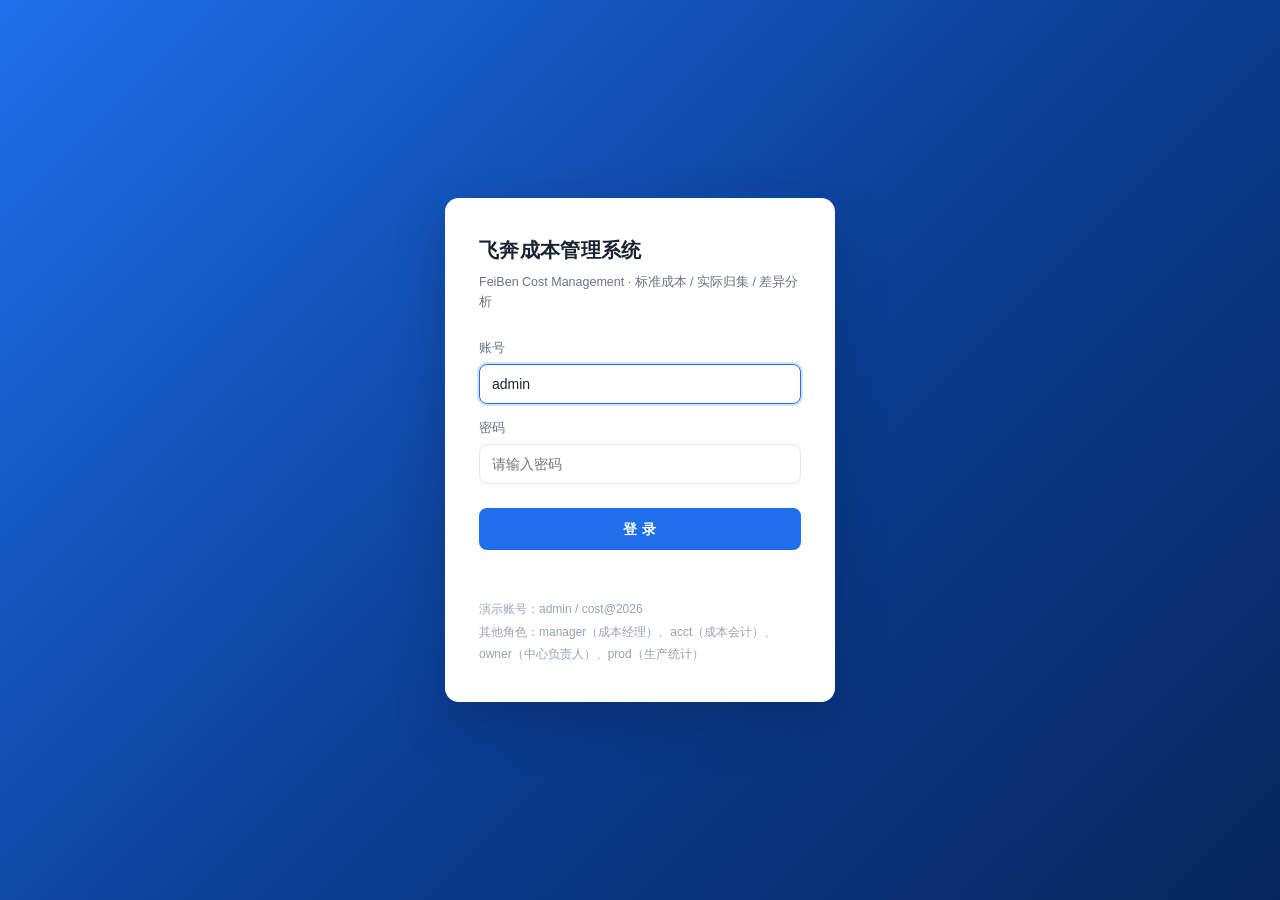
<file: frontend/login.html>
<!DOCTYPE html>
<html lang="zh-CN">
<head>
<meta charset="utf-8">
<meta name="viewport" content="width=device-width,initial-scale=1">
<title>飞奔成本管理系统</title>
<link rel="stylesheet" href="style.css">
</head>
<body>
<div class="login-wrap">
  <form class="login-box" id="f">
    <h1>飞奔成本管理系统</h1>
    <div class="sub">FeiBen Cost Management · 标准成本 / 实际归集 / 差异分析</div>
    <label for="u">账号</label>
    <input id="u" value="admin" autocomplete="username" autofocus>
    <label for="p">密码</label>
    <input id="p" type="password" value="" placeholder="请输入密码" autocomplete="current-password">
    <button type="submit" id="btn">登 录</button>
    <div class="login-err" id="err"></div>
    <div class="login-tip">
      演示账号：admin / cost@2026<br>
      其他角色：manager（成本经理）、acct（成本会计）、owner（中心负责人）、prod（生产统计）
    </div>
  </form>
</div>
<script>
const f = document.getElementById('f'), err = document.getElementById('err'), btn = document.getElementById('btn');
f.addEventListener('submit', async (e) => {
  e.preventDefault(); err.textContent = ''; btn.disabled = true; btn.textContent = '登录中…';
  try {
    const r = await fetch('api/auth/login', {
      method: 'POST', headers: {'Content-Type': 'application/json'},
      body: JSON.stringify({username: document.getElementById('u').value.trim(),
                            password: document.getElementById('p').value})
    });
    const d = await r.json();
    if (!r.ok) throw new Error(d.message || '登录失败');
    localStorage.setItem('fb_token', d.token);
    localStorage.setItem('fb_user', JSON.stringify(d.user));
    location.href = 'index.html';
  } catch (ex) {
    err.textContent = ex.message; btn.disabled = false; btn.textContent = '登 录';
  }
});
</script>
</body>
</html>
</file>
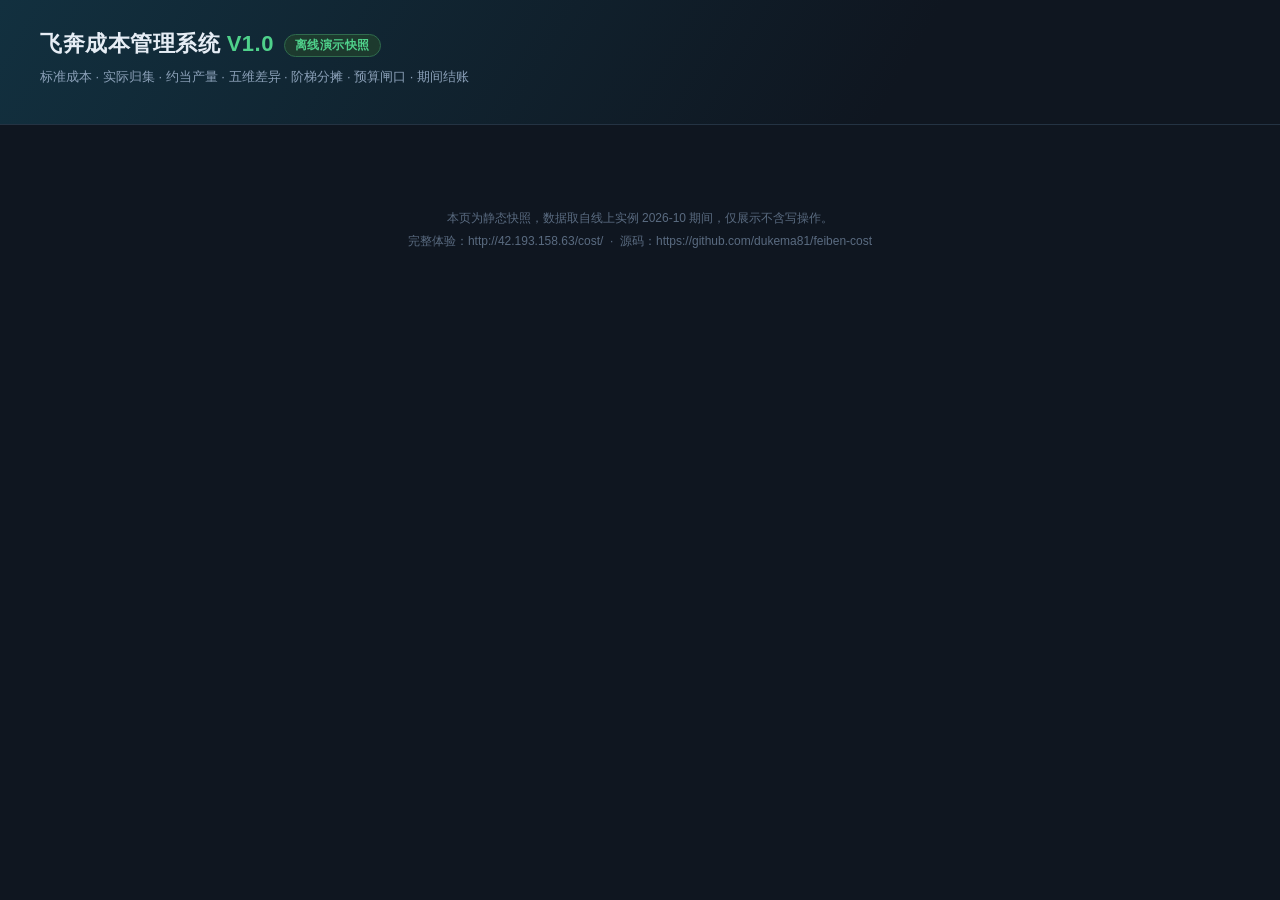
<file: tools/demo_template.html>
<!DOCTYPE html>
<html lang="zh-CN">
<head>
<meta charset="UTF-8">
<meta name="viewport" content="width=device-width, initial-scale=1">
<title>飞奔成本管理系统 · 离线演示</title>
<style>
:root{--bg:#0f1620;--panel:#16202c;--line:#243343;--tx:#e6edf5;--sub:#8ba0b8;--acc:#2f9e6e;--warn:#e6a23c;--bad:#e0544b;--blu:#3d8bfd}
*{box-sizing:border-box;margin:0;padding:0}
body{background:var(--bg);color:var(--tx);font:14px/1.6 -apple-system,"PingFang SC","Microsoft YaHei",sans-serif;padding:0 0 60px}
header{background:linear-gradient(120deg,#12303f,#0f1620 70%);padding:26px 40px 0;border-bottom:1px solid var(--line)}
h1{font-size:22px;font-weight:600;letter-spacing:.5px}
h1 span.c{color:#4fd18b}
.sub{color:var(--sub);font-size:13px;margin-top:6px}
.badge{display:inline-block;background:#1d3a2e;color:#4fd18b;border:1px solid #2f6b4d;border-radius:20px;padding:1px 10px;font-size:12px;margin-left:10px;vertical-align:middle}
nav{display:flex;gap:4px;padding:18px 0;flex-wrap:wrap}
nav button{background:transparent;border:1px solid var(--line);color:var(--sub);padding:7px 16px;border-radius:6px;cursor:pointer;font-size:13px}
nav button.on{background:var(--acc);border-color:var(--acc);color:#fff}
main{padding:24px 40px;max-width:1440px}
.grid{display:grid;grid-template-columns:repeat(auto-fill,minmax(196px,1fr));gap:14px}
.card{background:var(--panel);border:1px solid var(--line);border-radius:10px;padding:16px 18px;position:relative;overflow:hidden}
.card::before{content:"";position:absolute;left:0;top:0;bottom:0;width:3px;background:var(--acc)}
.card.w::before{background:var(--warn)}.card.b::before{background:var(--bad)}.card.u::before{background:var(--blu)}
.k{color:var(--sub);font-size:12px}
.v{font-size:23px;font-weight:600;margin-top:6px;font-variant-numeric:tabular-nums}
.v small{font-size:12px;color:var(--sub);margin-left:4px;font-weight:400}
h2{font-size:15px;font-weight:600;margin:28px 0 12px;color:#cfe0f0}
table{width:100%;border-collapse:collapse;background:var(--panel);border:1px solid var(--line);border-radius:8px;overflow:hidden;font-size:13px}
th{background:#1b2836;color:var(--sub);font-weight:500;text-align:left;padding:10px 12px;border-bottom:1px solid var(--line);white-space:nowrap;font-size:12px}
td{padding:9px 12px;border-bottom:1px solid #1c2733;font-variant-numeric:tabular-nums;white-space:nowrap}
tr:last-child td{border-bottom:none}
tbody tr:hover{background:#1a2532}
.r{text-align:right}
.tag{display:inline-block;padding:1px 8px;border-radius:10px;font-size:12px}
.t-ok{background:#173728;color:#4fd18b}.t-w{background:#3a2e16;color:#e6a23c}
.t-b{background:#3a1d1b;color:#f0796f}.t-i{background:#182b42;color:#6aa9f5}
.bar{height:7px;background:#1c2733;border-radius:4px;overflow:hidden;min-width:90px}
.bar i{display:block;height:100%;background:var(--acc)}
.bar i.w{background:var(--warn)}.bar i.b{background:var(--bad)}
.pos{color:#4fd18b}.neg{color:#f0796f}
footer{color:#5a6b80;font-size:12px;padding:34px 40px 0;text-align:center;line-height:1.9}
.note{background:#1a2330;border-left:3px solid var(--blu);padding:12px 16px;border-radius:6px;color:#a8bccf;font-size:13px;margin-bottom:18px}
</style>
</head>
<body>
<header>
  <h1>飞奔成本管理系统 <span class="c">V1.0</span><span class="badge">离线演示快照</span></h1>
  <div class="sub">标准成本 · 实际归集 · 约当产量 · 五维差异 · 阶梯分摊 · 预算闸口 · 期间结账</div>
  <nav id="nav"></nav>
</header>
<main id="main"></main>
<footer>本页为静态快照，数据取自线上实例 2026-10 期间，仅展示不含写操作。<br>完整体验：http://42.193.158.63/cost/ &nbsp;·&nbsp; 源码：https://github.com/dukema81/feiben-cost</footer>
<script>
const D = __DATA__;
const $ = s => document.querySelector(s);
const money = v => (v==null||v==='')?'—':Number(v).toLocaleString('zh-CN',{minimumFractionDigits:2,maximumFractionDigits:2});
const wan = v => (v==null)?'—':(Math.abs(v)>=10000?(v/10000).toFixed(2)+' 万':money(v));
const num = v => (v==null)?'—':Number(v).toLocaleString('zh-CN',{maximumFractionDigits:2});
const pct = v => (v==null)?'—':(Number(v)*100).toFixed(1)+'%';
const sgn = v => (v>0?'neg':(v<0?'pos':''));
const L = k => (D[k] && Array.isArray(D[k].list)) ? D[k].list : [];
function tbl(cols, rows, empty){
  if(!rows || !rows.length) return '<div class="note">'+(empty||'暂无数据')+'</div>';
  let h = '<table><thead><tr>' + cols.map(c=>'<th class="'+(c.r?'r':'')+'">'+c.t+'</th>').join('') + '</tr></thead><tbody>';
  h += rows.map(r=>'<tr>'+cols.map(c=>'<td class="'+(c.r?'r':'')+'">'+(c.f?c.f(r):(r[c.k]??'—'))+'</td>').join('')+'</tr>').join('');
  return h + '</tbody></table>';
}
const PAGES = [];
const page = o => PAGES.push(o);

page({id:'dash', t:'仪表盘', render(){
  const b = D.board && D.board.kpi ? D.board.kpi : {};
  const bg = b.budget || {};
  const p = D.board && D.board.period ? D.board.period : {};
  const kpi = [
    ['本期实际成本', wan(b.actTotal), '元', ''],
    ['本期标准成本', wan(b.stdTotal), '元', 'u'],
    ['成本差异', wan(b.variance), '元', (b.variance||0)>0?'b':''],
    ['差异率', b.varianceRate!=null?pct(b.varianceRate):'—', '', (b.varianceRate||0)>0.05?'w':''],
    ['直接归集', wan(b.directCost), '元', ''],
    ['已分摊', wan(b.allocated), '元', 'u'],
    ['待审批费用', num(b.pendingExpenses), '张', (b.pendingExpenses||0)>0?'w':''],
    ['预算执行率', bg.rate!=null?pct(bg.rate):'—', '', (bg.rate||0)>1?'b':''],
  ];
  let h = '<div class="grid">' + kpi.map(k=>'<div class="card '+k[3]+'"><div class="k">'+k[0]+'</div><div class="v">'+(k[1]??'—')+'<small>'+k[2]+'</small></div></div>').join('') + '</div>';

  if(p.period){
    h += '<h2>期间状态 · '+p.period+'</h2>';
    h += '<div class="grid">'
      + '<div class="card"><div class="k">成本中心</div><div class="v">'+num(p.centers)+'</div></div>'
      + '<div class="card u"><div class="k">产品</div><div class="v">'+num(p.products)+'</div></div>'
      + '<div class="card '+(p.openOrders>0?'w':'')+'"><div class="k">在制工单</div><div class="v">'+num(p.openOrders)+'</div></div>'
      + '<div class="card"><div class="k">分摊守恒校验</div><div class="v" style="color:#4fd18b">'+money(b.allocCheck)+'</div></div>'
      + '</div>';
  }

  const trend = L('rep_trend').filter(x=>x.actual>0);
  if(trend.length){
    h += '<h2>近 6 期成本趋势</h2>' + tbl([
      {t:'期间',k:'period'},
      {t:'实际成本',r:1,f:r=>money(r.actual)},
      {t:'标准成本',r:1,f:r=>money(r.standard)},
      {t:'总差异',r:1,f:r=>'<span class="'+sgn(r.variance)+'">'+money(r.variance)+'</span>'},
      {t:'差异率',r:1,f:r=>pct(r.varRate)}
    ], trend);
  }

  const cs = L('rep_center').filter(x=>x.total>0).sort((a,b)=>b.total-a.total);
  if(cs.length){
    const mx = Math.max(...cs.map(x=>x.total),1);
    h += '<h2>成本中心归集排名</h2>' + tbl([
      {t:'编码',k:'code'},{t:'成本中心',k:'name'},{t:'类型',k:'ctype'},
      {t:'直接归集',r:1,f:r=>money(r.direct)},
      {t:'分入',r:1,f:r=>money(r.allocIn)},
      {t:'合计',r:1,f:r=>'<b>'+money(r.total)+'</b>'},
      {t:'占比',f:r=>'<div class="bar"><i style="width:'+Math.max(2,Math.round(r.total/mx*100))+'%"></i></div>'}
    ], cs.slice(0,8));
  }

  const vt = L('rep_top');
  if(vt.length){
    h += '<h2>差异 TOP</h2>' + tbl([
      {t:'产品',f:r=>(r.product||'')+' '+(r.productName||'')},
      {t:'总差异',r:1,f:r=>'<span class="'+sgn(r.totalVar)+'">'+money(r.totalVar)+'</span>'},
      {t:'其中效率差',r:1,f:r=>money(r.effVar)},
      {t:'其中量差',r:1,f:r=>money(r.qtyVar)},
      {t:'等级',f:r=>{const l=r.level||'';return '<span class="tag '+(l==='不利'?'t-b':'t-ok')+'">'+(l||'正常')+'</span>';}}
    ], vt.slice(0,5));
  }
  return h;
}});

page({id:'center', t:'成本中心', render(){
  return tbl([
    {t:'编码',k:'code'},{t:'名称',k:'name'},
    {t:'类型',f:r=>{const m={'辅助':'t-i','生产':'t-ok','管理':'t-w','销售':'t-w','研发':'t-i'};return '<span class="tag '+(m[r.ctype]||'t-i')+'">'+(r.ctype||'—')+'</span>';}},
    {t:'分摊顺序',r:1,k:'allocOrder'},
    {t:'分配标准',k:'driver'},
    {t:'作业量',r:1,f:r=>num(r.driverQty)},
    {t:'直接归集',r:1,f:r=>money(r.directCost)},
    {t:'负责人',k:'leader'},
    {t:'状态',f:r=>'<span class="tag '+(r.status==='启用'?'t-ok':'t-b')+'">'+(r.status||'—')+'</span>'}
  ], L('centers'));
}});

page({id:'subject', t:'会计科目', render(){
  return tbl([
    {t:'编码',k:'code'},{t:'名称',k:'name'},{t:'类别',k:'category'},
    {t:'归集方式',k:'gather'},
    {t:'启用',f:r=>r.enabled?'<span class="tag t-ok">启用</span>':'<span class="tag t-b">停用</span>'}
  ], L('subjects'));
}});

page({id:'product', t:'产品与 BOM', render(){
  const ps = L('products');
  let h = tbl([
    {t:'编码',k:'code'},{t:'名称',k:'name'},{t:'规格',k:'spec'},{t:'单位',k:'unit'},
    {t:'标准工时',r:1,f:r=>num(r.stdHours)},
    {t:'生产中心',f:r=>(r.center||'')+' '+(r.centerName||'')},
    {t:'BOM 行数',r:1,k:'bomCount'},
    {t:'单位标准成本',r:1,f:r=>'<b>'+money(r.stdUnitCost)+'</b>'},
    {t:'标准材料',r:1,f:r=>money(r.stdMat)},
    {t:'标准人工',r:1,f:r=>money(r.stdLabor)},
    {t:'标准制费',r:1,f:r=>money(r.stdOh)}
  ], ps);
  h += '<div class="note">标准成本卡口径：材料 = Σ 单位用量 ×（1 + 损耗率）× 标准单价；人工 / 制造费用 = 标准工时 × 中心费率。</div>';
  return h;
}});

page({id:'std', t:'标准成本', render(){
  return tbl([
    {t:'期间',k:'period'},
    {t:'产品',f:r=>(r.product||'')+' '+(r.productName||'')},
    {t:'单位',k:'unit'},{t:'版本',r:1,k:'version'},
    {t:'材料',r:1,f:r=>money(r.matCost)},
    {t:'人工',r:1,f:r=>money(r.laborCost)},
    {t:'制造费用',r:1,f:r=>money(r.ohCost)},
    {t:'单位标准成本',r:1,f:r=>'<b>'+money(r.unitCost)+'</b>'},
    {t:'状态',f:r=>'<span class="tag t-ok">'+(r.status||'—')+'</span>'}
  ], L('std'));
}});

page({id:'wo', t:'工单管理', render(){
  return tbl([
    {t:'工单号',k:'no'},
    {t:'产品',f:r=>(r.product||'')+' '+(r.productName||'')},
    {t:'生产中心',f:r=>(r.center||'')+' '+(r.centerName||'')},
    {t:'计划',r:1,f:r=>num(r.qtyPlan)},
    {t:'完工',r:1,f:r=>num(r.qtyDone)},
    {t:'在制',r:1,f:r=>num(r.wipQty)},
    {t:'完工进度',r:1,f:r=>pct(r.wipRate)},
    {t:'实际总成本',r:1,f:r=>money(r.actTotal)},
    {t:'状态',f:r=>{const m={'已完工':'t-ok','在制':'t-i','已下达':'t-w','已关闭':'t-b'};return '<span class="tag '+(m[r.status]||'t-i')+'">'+(r.status||'—')+'</span>';}}
  ], L('orders'));
}});

page({id:'exp', t:'费用归集', render(){
  const rows = L('expenses');
  const ok = rows.filter(r=>r.status==='已批准');
  let h = '<div class="grid">'
    + '<div class="card"><div class="k">费用单数</div><div class="v">'+rows.length+'<small>张</small></div></div>'
    + '<div class="card u"><div class="k">已批准金额</div><div class="v">'+wan(ok.reduce((a,r)=>a+Number(r.amount||0),0))+'<small>元</small></div></div>'
    + '<div class="card w"><div class="k">待审批</div><div class="v">'+rows.filter(r=>r.status==='待审批').length+'<small>张</small></div></div>'
    + '<div class="card"><div class="k">已驳回</div><div class="v">'+rows.filter(r=>r.status==='已驳回').length+'<small>张</small></div></div>'
    + '</div>';
  h += tbl([
    {t:'单号',k:'no'},
    {t:'成本中心',f:r=>(r.center||'')+' '+(r.centerName||'')},
    {t:'科目',f:r=>(r.subject||'')+' '+(r.subjectName||'')},
    {t:'类别',k:'category'},
    {t:'摘要',k:'summary'},
    {t:'金额',r:1,f:r=>money(r.amount)},
    {t:'申请人',k:'applicant'},
    {t:'状态',f:r=>{const m={'已批准':'t-ok','待审批':'t-w','已驳回':'t-b','草稿':'t-i'};return '<span class="tag '+(m[r.status]||'t-i')+'">'+(r.status||'—')+'</span>';}}
  ], rows);
  return h;
}});

page({id:'alloc', t:'阶梯分摊', render(){
  const runs = L('alloc');
  let h = tbl([
    {t:'批次号',k:'no'},{t:'期间',k:'period'},{t:'方法',k:'method'},
    {t:'归集基数',r:1,f:r=>money(r.baseTotal)},
    {t:'已分摊',r:1,f:r=>money(r.allocatedTotal)},
    {t:'差额校验',r:1,f:r=>'<span class="'+(Math.abs(r.checkDiff||0)<0.01?'pos':'neg')+'">'+money(r.checkDiff)+'</span>'},
    {t:'状态',f:r=>'<span class="tag '+(Math.abs(r.checkDiff||0)<0.01?'t-ok':'t-b')+'">'+(Math.abs(r.checkDiff||0)<0.01?'守恒':'不平')+'</span>'},
    {t:'执行人',k:'operator'}
  ], runs);

  const cs = L('centers').filter(c=>c.allocOut>0);
  if(cs.length){
    h += '<h2>摊出明细（按分摊顺序）</h2>' + tbl([
      {t:'顺序',r:1,k:'allocOrder'},
      {t:'成本中心',f:r=>(r.code||'')+' '+(r.name||'')},
      {t:'类型',k:'ctype'},
      {t:'分配标准',k:'driver'},
      {t:'分入',r:1,f:r=>money(r.allocIn)},
      {t:'摊出',r:1,f:r=>money(r.allocOut)},
      {t:'留存',r:1,f:r=>money(r.total)}
    ], cs);
  }

  h += '<h2>分摊规则</h2>' + tbl([
    {t:'分摊方',f:r=>(r.from||'')+' '+(r.fromName||'')},
    {t:'顺序',r:1,k:'fromOrder'},
    {t:'接收方',f:r=>(r.to||'')+' '+(r.toName||'')},
    {t:'接收顺序',r:1,k:'toOrder'},
    {t:'分配标准',k:'driver'},
    {t:'权重',r:1,f:r=>num(r.weight)},
    {t:'启用',f:r=>r.enabled?'<span class="tag t-ok">是</span>':'<span class="tag t-b">否</span>'}
  ], L('rules'));

  h += '<div class="note">阶梯（顺序）分摊法：辅助中心按顺序把「自身归集 + 上游分入」全额摊出，<b>禁止回分</b>（只能分给顺序更大的中心），末位中心吸收取整尾差，保证 baseTotal = allocatedTotal 分毫不差。</div>';
  return h;
}});

page({id:'budget', t:'预算管控', render(){
  return tbl([
    {t:'期间',k:'period'},
    {t:'成本中心',f:r=>(r.center||'')+' '+(r.centerName||'')},
    {t:'科目',f:r=>(r.subject||'')+' '+(r.subjectName||'')},
    {t:'预算额',r:1,f:r=>money(r.amount)},
    {t:'已用',r:1,f:r=>money(r.used)},
    {t:'剩余',r:1,f:r=>money(r.left)},
    {t:'执行率',r:1,f:r=>pct(r.rate)},
    {t:'进度',f:r=>{const v=Math.min((r.rate||0)*100,100);const c=(r.rate||0)>1?'b':((r.rate||0)>=0.9?'w':'');return '<div class="bar"><i class="'+c+'" style="width:'+v+'%"></i></div>';}},
    {t:'状态',f:r=>{const v=r.rate||0;const t=v>1.1?['超支阻断','t-b']:(v>1?['超支','t-b']:(v>=0.9?['预警','t-w']:['正常','t-ok']));return '<span class="tag '+t[1]+'">'+t[0]+'</span>';}}
  ], L('budgets'));
}});

page({id:'var', t:'差异分析', render(){
  const rows = L('vars');
  let h = tbl([
    {t:'产品',f:r=>(r.product||'')+' '+(r.productName||'')},
    {t:'产量',r:1,f:r=>num(r.qty)},
    {t:'标准成本',r:1,f:r=>money(r.stdTotal)},
    {t:'实际成本',r:1,f:r=>money(r.actTotal)},
    {t:'价差',r:1,f:r=>'<span class="'+sgn(r.priceVar)+'">'+money(r.priceVar)+'</span>'},
    {t:'量差',r:1,f:r=>'<span class="'+sgn(r.qtyVar)+'">'+money(r.qtyVar)+'</span>'},
    {t:'工资率差',r:1,f:r=>'<span class="'+sgn(r.rateVar)+'">'+money(r.rateVar)+'</span>'},
    {t:'效率差',r:1,f:r=>'<span class="'+sgn(r.effVar)+'">'+money(r.effVar)+'</span>'},
    {t:'耗费差',r:1,f:r=>'<span class="'+sgn(r.expenseVar)+'">'+money(r.expenseVar)+'</span>'},
    {t:'总差异',r:1,f:r=>'<b class="'+sgn(r.totalVar)+'">'+money(r.totalVar)+'</b>'},
    {t:'校验',r:1,f:r=>Math.abs(r.checkDiff||0)<0.01?'<span class="tag t-ok">闭合</span>':'<span class="tag t-b">'+money(r.checkDiff)+'</span>'},
    {t:'等级',f:r=>{const l=r.level||'';return '<span class="tag '+(l==='不利'?'t-b':'t-ok')+'">'+(l||'正常')+'</span>';}}
  ], rows);
  h += '<div class="note">五维差异（预定分配率法）：价差 =（实价 − 标价）× 实量；量差 =（实量 − 标量）× 标价；工资率差 =（实率 − 标率）× 实工时；效率差 =（实工时 − 标工时）× 标率；耗费差 = 实制费 − 实工时 × 标准分配率。<b>五项之和 = 实际 − 标准</b>，校验列全部为「闭合」。</div>';
  return h;
}});

page({id:'report', t:'报表中心', render(){
  let h = '<h2>成本中心汇总</h2>' + tbl([
    {t:'编码',k:'code'},{t:'成本中心',k:'name'},{t:'类型',k:'ctype'},
    {t:'直接归集',r:1,f:r=>money(r.direct)},
    {t:'分入',r:1,f:r=>money(r.allocIn)},
    {t:'摊出',r:1,f:r=>money(r.allocOut)},
    {t:'留存成本',r:1,f:r=>'<b>'+money(r.total)+'</b>'},
    {t:'预算',r:1,f:r=>money(r.budget)},
    {t:'执行率',r:1,f:r=>pct(r.rate)}
  ], L('rep_center'));

  h += '<h2>产品成本卡</h2>' + tbl([
    {t:'产品',f:r=>(r.product||'')+' '+(r.productName||'')},
    {t:'产量',r:1,f:r=>num(r.qty)},
    {t:'单位标准',r:1,f:r=>money(r.stdUnit)},
    {t:'单位实际',r:1,f:r=>money(r.actUnit)},
    {t:'标准总成本',r:1,f:r=>money(r.stdTotal)},
    {t:'实际总成本',r:1,f:r=>money(r.actTotal)},
    {t:'差异',r:1,f:r=>'<span class="'+sgn(r.var)+'">'+money(r.var)+'</span>'},
    {t:'差异率',r:1,f:r=>pct(r.varRate)},
    {t:'等级',f:r=>'<span class="tag '+(r.level==='不利'?'t-b':'t-ok')+'">'+(r.level||'正常')+'</span>'}
  ], L('rep_prod'));
  return h;
}});

page({id:'period', t:'期间结账', render(){
  let h = tbl([
    {t:'期间',k:'period'},
    {t:'状态',f:r=>r.status==='已结账'?'<span class="tag t-b">已结账</span>':'<span class="tag t-ok">打开</span>'},
    {t:'费用单',r:1,k:'expenseCount'},
    {t:'待审批',r:1,f:r=>r.pendingExpenses>0?'<span class="tag t-w">'+r.pendingExpenses+'</span>':r.pendingExpenses},
    {t:'工单',r:1,k:'orderCount'},
    {t:'在制',r:1,f:r=>r.openOrders>0?'<span class="tag t-w">'+r.openOrders+'</span>':r.openOrders},
    {t:'已分摊',f:r=>r.allocDone?'<span class="tag t-ok">是</span>':'<span class="tag t-b">否</span>'},
    {t:'费用合计',r:1,f:r=>money(r.expenseTotal)},
    {t:'结账时间',f:r=>r.closedAt||'—'}
  ], L('periods'));
  h += '<div class="note">结账三闸口：无待审批费用单、无未完工工单、已执行本期分摊。三者全部满足才允许结账；结账后一切写入返回 409，需反结账才能修改。</div>';
  return h;
}});

let cur = PAGES[0].id;
function go(id){
  cur = id;
  document.querySelectorAll('nav button').forEach(b=>b.classList.toggle('on', b.dataset.id===id));
  const p = PAGES.find(x=>x.id===id);
  $('#main').innerHTML = p.render();
  window.scrollTo(0,0);
}
$('#nav').innerHTML = PAGES.map(p=>'<button data-id="'+p.id+'" onclick="go(\''+p.id+'\')">'+p.t+'</button>').join('');
go(cur);
</script>
</body>
</html>
</file>
<file: frontend/style.css>
/* 飞奔成本管理系统 · 样式（原生 CSS，无框架） */
:root{
  --brand:#1f6feb; --brand-d:#1558c0; --bg:#f4f6fa; --card:#fff;
  --line:#e3e8f0; --txt:#1b2430; --txt2:#697586; --txt3:#98a2b3;
  --ok:#0a8f4d; --ok-bg:#e6f6ed; --warn:#b25e00; --warn-bg:#fff4e5;
  --bad:#c0392b; --bad-bg:#fdecea; --info:#1f6feb; --info-bg:#eaf1fe;
  --shadow:0 1px 2px rgba(16,24,40,.05),0 1px 3px rgba(16,24,40,.06);
}
*{box-sizing:border-box;margin:0;padding:0}
body{font:14px/1.6 -apple-system,"Segoe UI","Microsoft YaHei",sans-serif;color:var(--txt);background:var(--bg)}
a{color:var(--brand);text-decoration:none}
button{font:inherit;cursor:pointer}
input,select,textarea{font:inherit;color:inherit}

/* ---------- 登录 ---------- */
.login-wrap{min-height:100vh;display:flex;align-items:center;justify-content:center;
  background:linear-gradient(135deg,#1f6feb 0%,#0b3d91 55%,#08265c 100%)}
.login-box{width:390px;background:#fff;border-radius:14px;padding:36px 34px;
  box-shadow:0 20px 50px rgba(8,30,70,.28)}
.login-box h1{font-size:20px;font-weight:700;letter-spacing:.3px}
.login-box .sub{color:var(--txt2);font-size:12.5px;margin:6px 0 26px}
.login-box label{display:block;font-size:12.5px;color:var(--txt2);margin:14px 0 6px}
.login-box input{width:100%;height:40px;border:1px solid var(--line);border-radius:8px;padding:0 12px}
.login-box input:focus{outline:2px solid rgba(31,111,235,.2);border-color:var(--brand)}
.login-box button{width:100%;height:42px;margin-top:24px;border:0;border-radius:8px;
  background:var(--brand);color:#fff;font-weight:600;letter-spacing:1px}
.login-box button:hover{background:var(--brand-d)}
.login-tip{margin-top:18px;font-size:12px;color:var(--txt3);line-height:1.9}
.login-err{margin-top:12px;color:var(--bad);font-size:12.5px;min-height:18px}

/* ---------- 框架 ---------- */
.layout{display:flex;min-height:100vh}
.side{width:212px;background:#0f1b2d;color:#c6d0de;flex:0 0 212px;display:flex;flex-direction:column}
.side .logo{padding:18px 18px 14px;font-size:15px;font-weight:700;color:#fff;letter-spacing:.5px;
  border-bottom:1px solid rgba(255,255,255,.07)}
.side .logo small{display:block;font-weight:400;font-size:11px;color:#7d8ba1;letter-spacing:1.4px;
  margin-top:3px}
.side nav{padding:10px 8px;overflow-y:auto;flex:1}
.side .grp{font-size:11px;color:#5f6e85;padding:12px 10px 6px;letter-spacing:1px}
.side a{display:flex;align-items:center;gap:9px;padding:9px 11px;border-radius:7px;
  color:#c6d0de;font-size:13.5px;margin-bottom:2px}
.side a:hover{background:rgba(255,255,255,.06);color:#fff}
.side a.on{background:var(--brand);color:#fff;font-weight:600}
.side a .ic{width:16px;text-align:center;opacity:.9;font-size:13px}
.main{flex:1;min-width:0;display:flex;flex-direction:column}
.top{height:56px;background:#fff;border-bottom:1px solid var(--line);display:flex;align-items:center;
  gap:14px;padding:0 20px;position:sticky;top:0;z-index:20}
.top h2{font-size:16px;font-weight:650;flex:1}
.top .peri{display:flex;align-items:center;gap:6px;font-size:13px;color:var(--txt2)}
.top select{height:32px;border:1px solid var(--line);border-radius:7px;padding:0 8px;background:#fff}
.who{font-size:13px;color:var(--txt2);display:flex;align-items:center;gap:8px}
.who b{color:var(--txt);font-weight:600}
.who .out{border:1px solid var(--line);background:#fff;border-radius:7px;padding:5px 10px;font-size:12.5px}
.body{padding:18px 20px 40px}

/* ---------- 卡片 / 栅格 ---------- */
.grid{display:grid;gap:14px}
.g4{grid-template-columns:repeat(4,1fr)}
.g3{grid-template-columns:repeat(3,1fr)}
.g2{grid-template-columns:repeat(2,1fr)}
.g23{grid-template-columns:2fr 1fr}
@media(max-width:1180px){.g4{grid-template-columns:repeat(2,1fr)}.g23,.g3{grid-template-columns:1fr}}
.card{background:var(--card);border:1px solid var(--line);border-radius:11px;box-shadow:var(--shadow)}
.card .hd{padding:13px 16px;border-bottom:1px solid var(--line);display:flex;align-items:center;gap:10px}
.card .hd h3{font-size:14px;font-weight:650;flex:1}
.card .hd .hint{font-size:12px;color:var(--txt3)}
.card .bd{padding:14px 16px}
.card .bd.nopad{padding:0}
.kpi{background:var(--card);border:1px solid var(--line);border-radius:11px;padding:14px 16px;
  box-shadow:var(--shadow);position:relative;overflow:hidden}
.kpi .lb{font-size:12.5px;color:var(--txt2);display:flex;align-items:center;gap:6px}
.kpi .vl{font-size:23px;font-weight:700;letter-spacing:-.4px;margin-top:7px;
  font-variant-numeric:tabular-nums}
.kpi .ft{font-size:12px;color:var(--txt3);margin-top:5px}
.kpi::after{content:"";position:absolute;left:0;top:0;bottom:0;width:3px;background:var(--brand)}
.kpi.ok::after{background:var(--ok)} .kpi.warn::after{background:var(--warn)}
.kpi.bad::after{background:var(--bad)}

/* ---------- 表格 ---------- */
table{width:100%;border-collapse:collapse;font-size:13px}
thead th{background:#f7f9fc;color:var(--txt2);font-weight:600;text-align:left;
  padding:9px 12px;border-bottom:1px solid var(--line);white-space:nowrap;font-size:12.5px}
tbody td{padding:9px 12px;border-bottom:1px solid #f0f3f8;vertical-align:middle}
tbody tr:hover{background:#fafbfe}
tbody tr:last-child td{border-bottom:0}
td.num,th.num{text-align:right;font-variant-numeric:tabular-nums}
td.ctr,th.ctr{text-align:center}
.scroll{max-height:calc(100vh - 285px);overflow:auto}
.scroll table thead th{position:sticky;top:0;z-index:2}
.empty{padding:38px;text-align:center;color:var(--txt3);font-size:13px}

/* ---------- 标签 / 按钮 ---------- */
.tag{display:inline-block;padding:1px 8px;border-radius:20px;font-size:11.5px;font-weight:600;
  line-height:19px;white-space:nowrap}
.tag.gray{background:#eef1f6;color:#5b6675}
.tag.blue{background:var(--info-bg);color:var(--info)}
.tag.green{background:var(--ok-bg);color:var(--ok)}
.tag.orange{background:var(--warn-bg);color:var(--warn)}
.tag.red{background:var(--bad-bg);color:var(--bad)}
.btn{height:32px;padding:0 13px;border-radius:7px;border:1px solid var(--line);background:#fff;
  font-size:13px;color:var(--txt)}
.btn:hover{border-color:#c9d3e3;background:#f8faff}
.btn.pri{background:var(--brand);border-color:var(--brand);color:#fff;font-weight:600}
.btn.pri:hover{background:var(--brand-d)}
.btn.gho{background:transparent;border-color:transparent;color:var(--brand);padding:0 8px}
.btn.sm{height:26px;padding:0 9px;font-size:12px;border-radius:6px}
.btn[disabled]{opacity:.5;cursor:not-allowed}
.bar{display:flex;gap:8px;align-items:center;flex-wrap:wrap}

/* ---------- 表单 ---------- */
.form{display:grid;grid-template-columns:repeat(2,1fr);gap:13px 16px}
.form .full{grid-column:1/-1}
.f label{display:block;font-size:12.5px;color:var(--txt2);margin-bottom:5px}
.f input,.f select,.f textarea{width:100%;height:34px;border:1px solid var(--line);
  border-radius:7px;padding:0 10px;background:#fff}
.f textarea{height:66px;padding:8px 10px;resize:vertical}
.f input:focus,.f select:focus,.f textarea:focus{outline:2px solid rgba(31,111,235,.16);
  border-color:var(--brand)}
.f .tip{font-size:11.5px;color:var(--txt3);margin-top:4px}

/* ---------- 弹层 ---------- */
.mask{position:fixed;inset:0;background:rgba(15,27,45,.42);display:flex;align-items:flex-start;
  justify-content:center;padding:60px 20px;z-index:80;overflow:auto}
.mask.hide{display:none}
.dlg{background:#fff;border-radius:12px;width:640px;max-width:100%;box-shadow:0 24px 60px rgba(8,30,70,.3)}
.dlg.wide{width:900px}
.dlg .dh{padding:15px 18px;border-bottom:1px solid var(--line);display:flex;align-items:center}
.dlg .dh h3{font-size:15px;font-weight:650;flex:1}
.dlg .dh .x{border:0;background:transparent;font-size:19px;color:var(--txt3);line-height:1}
.dlg .db{padding:18px}
.dlg .df{padding:13px 18px;border-top:1px solid var(--line);display:flex;justify-content:flex-end;gap:9px}
.toast{position:fixed;right:22px;bottom:22px;z-index:99;display:flex;flex-direction:column;gap:8px}
.toast div{background:#1b2430;color:#fff;padding:9px 16px;border-radius:8px;font-size:13px;
  box-shadow:0 8px 20px rgba(0,0,0,.18);animation:in .18s ease-out}
.toast div.ok{background:#0a8f4d}.toast div.err{background:#c0392b}
@keyframes in{from{opacity:0;transform:translateY(6px)}to{opacity:1;transform:none}}

/* ---------- 图表 ---------- */
.chart{width:100%;height:auto;display:block}
.legend{display:flex;gap:16px;flex-wrap:wrap;font-size:12px;color:var(--txt2);margin-top:8px}
.legend i{display:inline-block;width:9px;height:9px;border-radius:2px;margin-right:5px}
.hbar{display:flex;align-items:center;gap:9px;font-size:12.5px;margin-bottom:9px}
.hbar .nm{width:104px;color:var(--txt2);flex:0 0 104px;overflow:hidden;text-overflow:ellipsis;
  white-space:nowrap}
.hbar .tr{flex:1;height:9px;background:#eef1f6;border-radius:5px;overflow:hidden}
.hbar .tr i{display:block;height:100%;background:var(--brand);border-radius:5px}
.hbar .vl{width:92px;text-align:right;font-variant-numeric:tabular-nums}

/* ---------- 杂项 ---------- */
.muted{color:var(--txt2)} .dim{color:var(--txt3)} .r{text-align:right}
.pos{color:var(--bad)} .neg{color:var(--ok)}
.tabs{display:flex;gap:4px;border-bottom:1px solid var(--line);margin-bottom:14px}
.tabs button{border:0;background:transparent;padding:9px 15px;font-size:13.5px;color:var(--txt2);
  border-bottom:2px solid transparent}
.tabs button.on{color:var(--brand);border-bottom-color:var(--brand);font-weight:600}
.kv{display:grid;grid-template-columns:120px 1fr;gap:8px 12px;font-size:13px}
.kv .k{color:var(--txt2)}
.notice{background:var(--info-bg);border:1px solid #cfe0fb;color:#144a9e;border-radius:8px;
  padding:10px 13px;font-size:12.5px;margin-bottom:13px}
.notice.warn{background:var(--warn-bg);border-color:#ffe0b2;color:var(--warn)}
.notice.bad{background:var(--bad-bg);border-color:#f8cfc9;color:var(--bad)}
.check{display:flex;gap:8px;align-items:center;font-size:13px;margin:6px 0}
.check .dot{width:20px;text-align:center}
</file>
